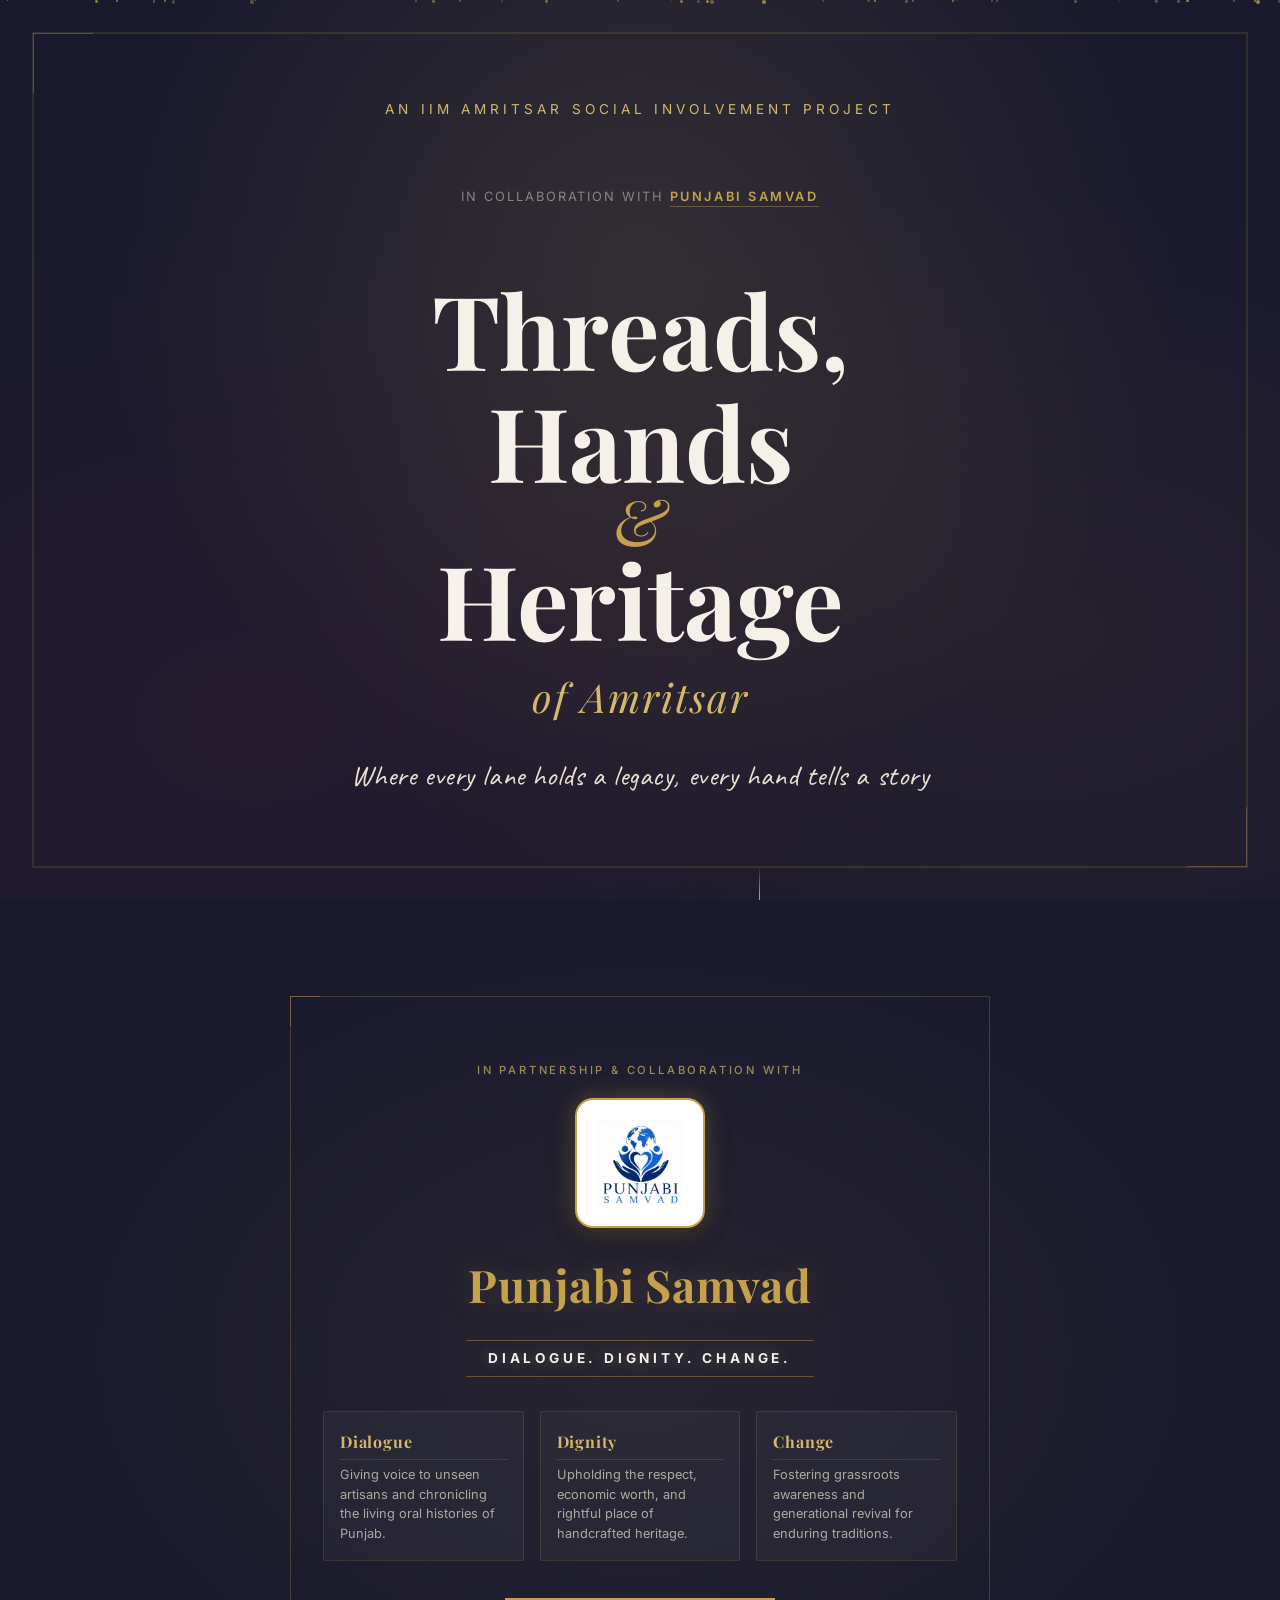
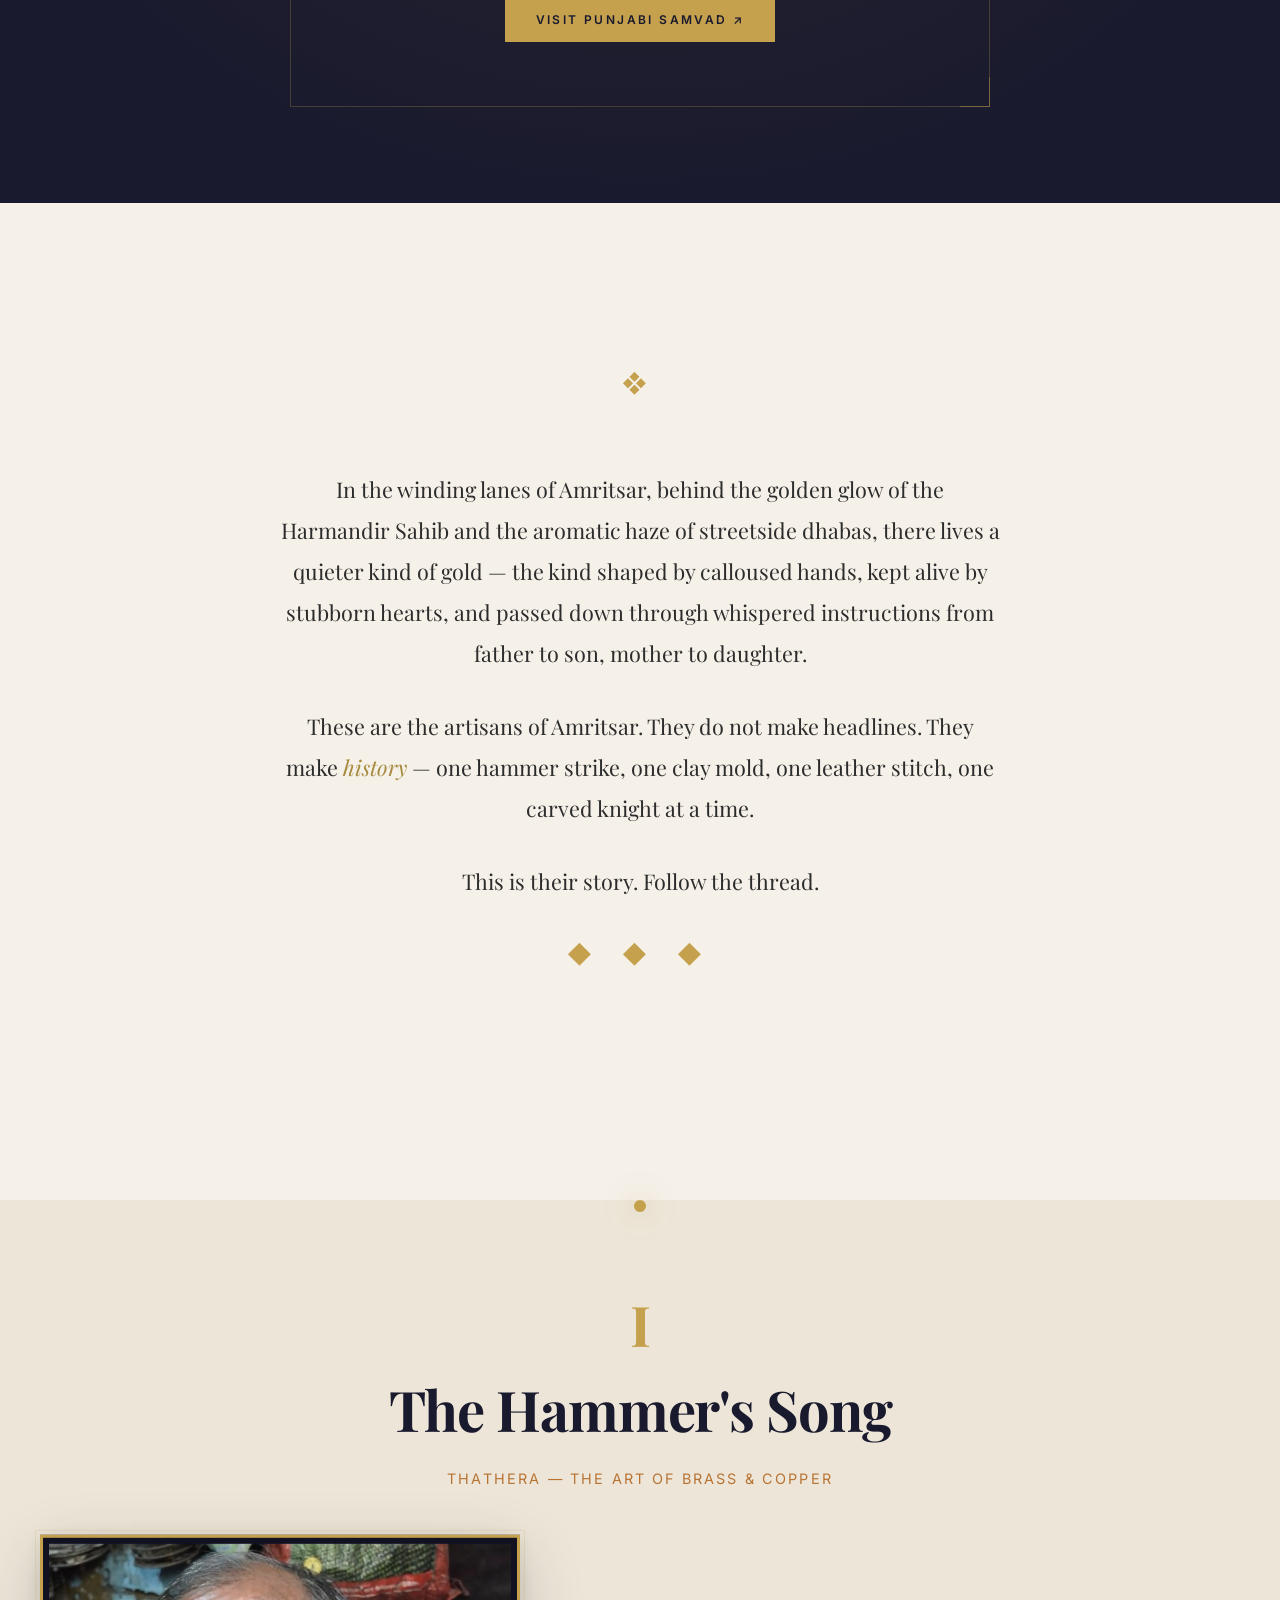
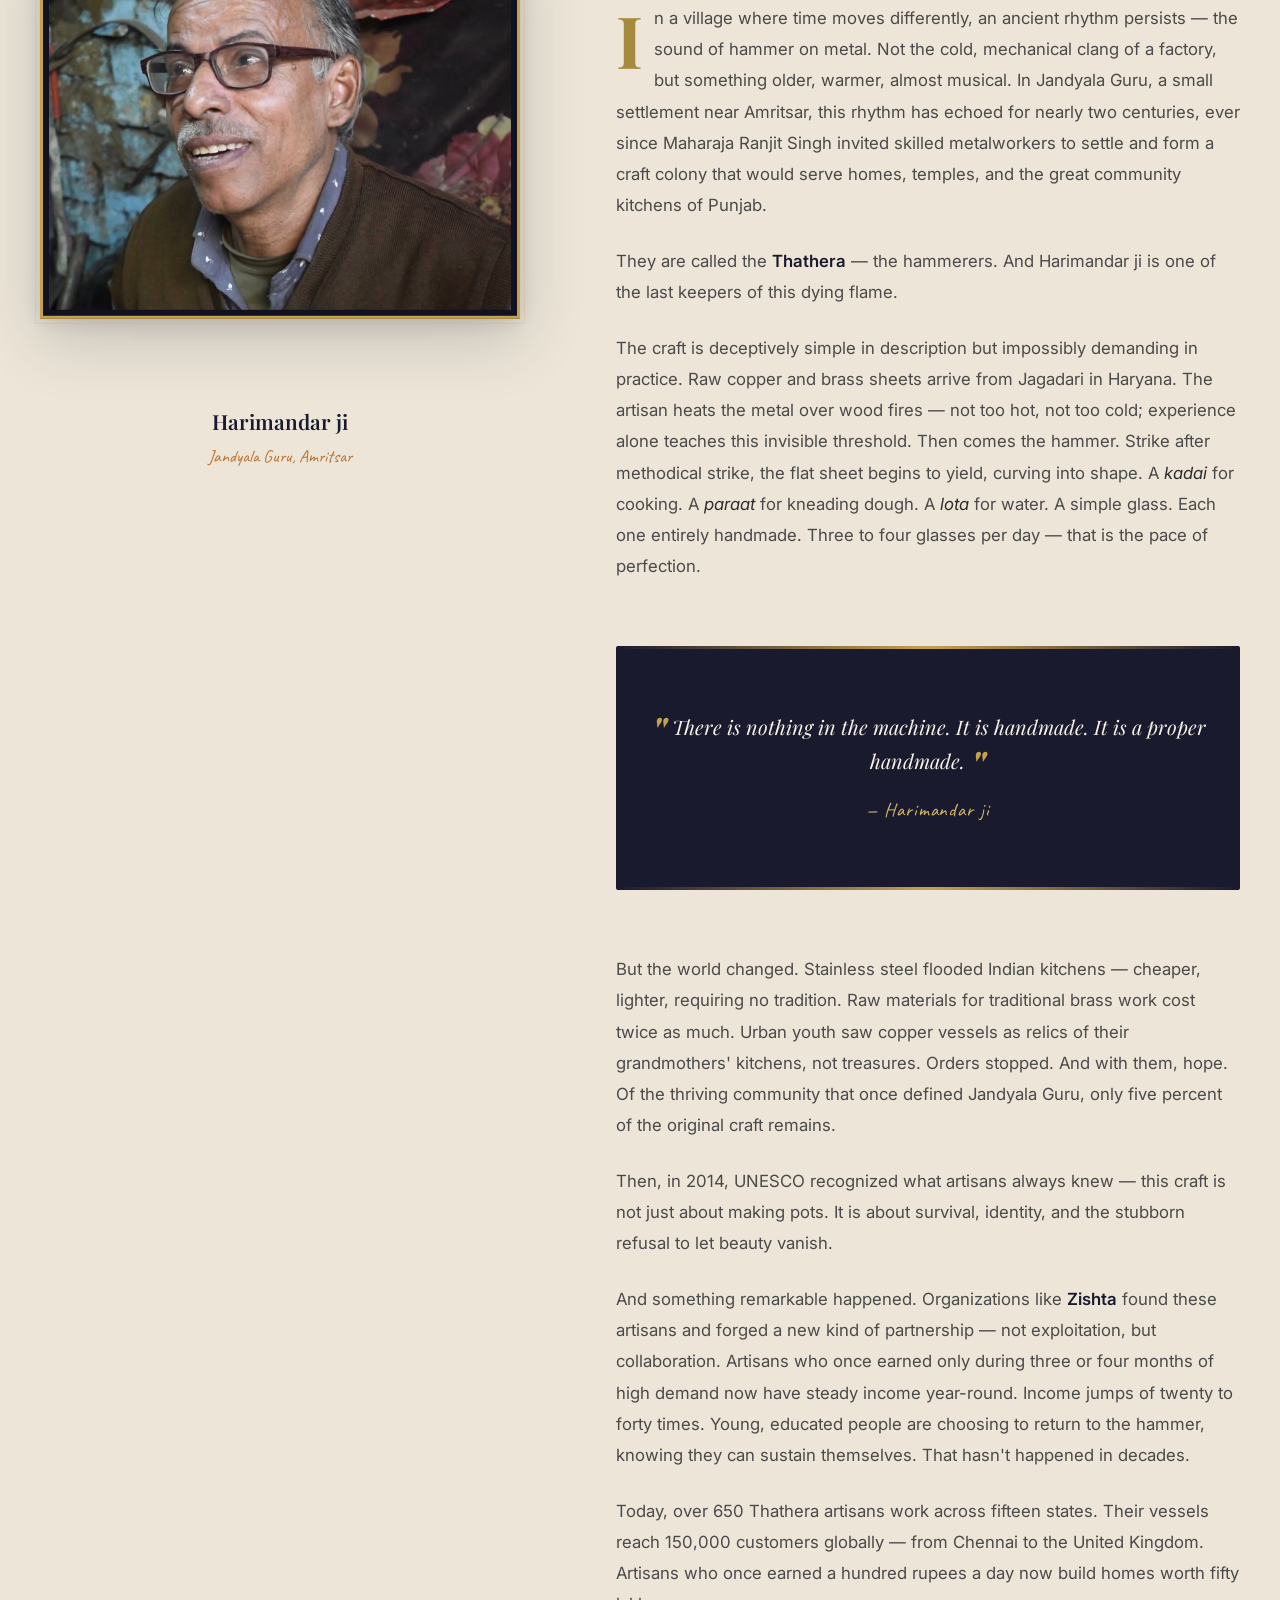
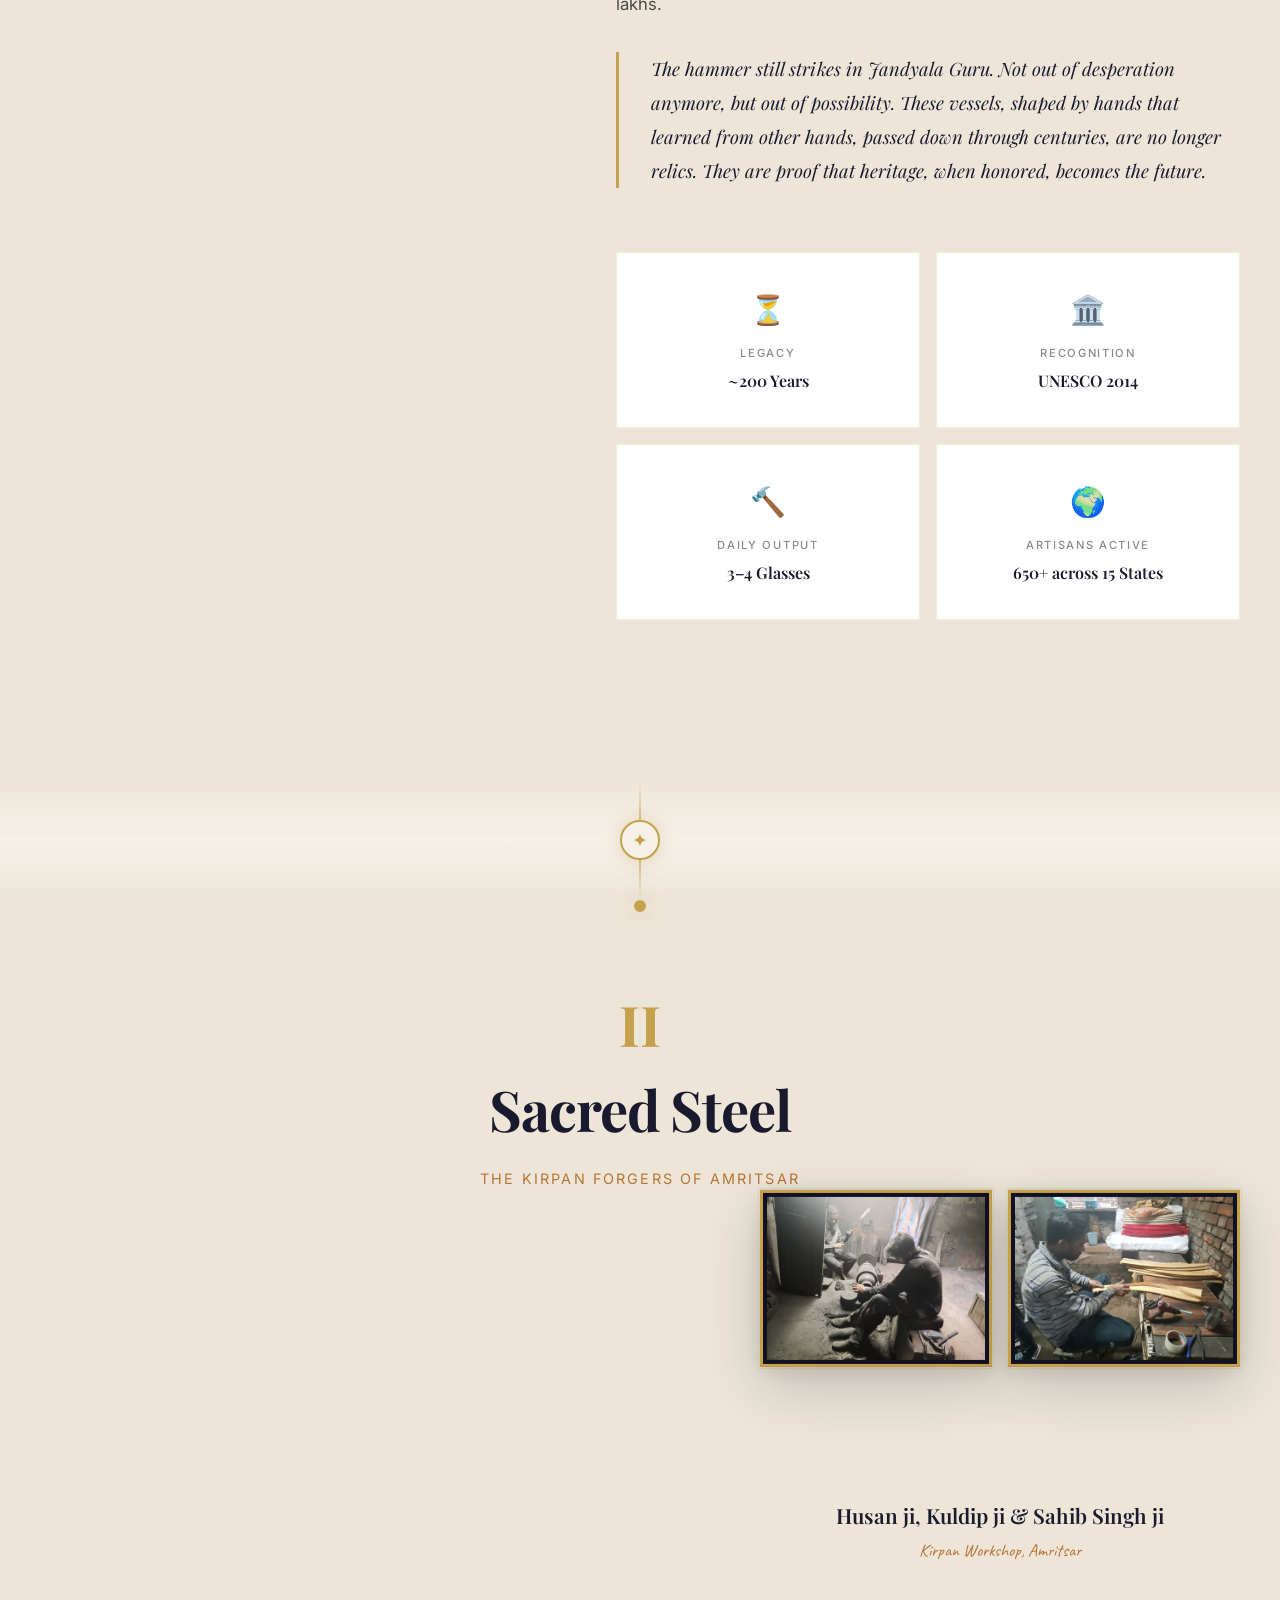
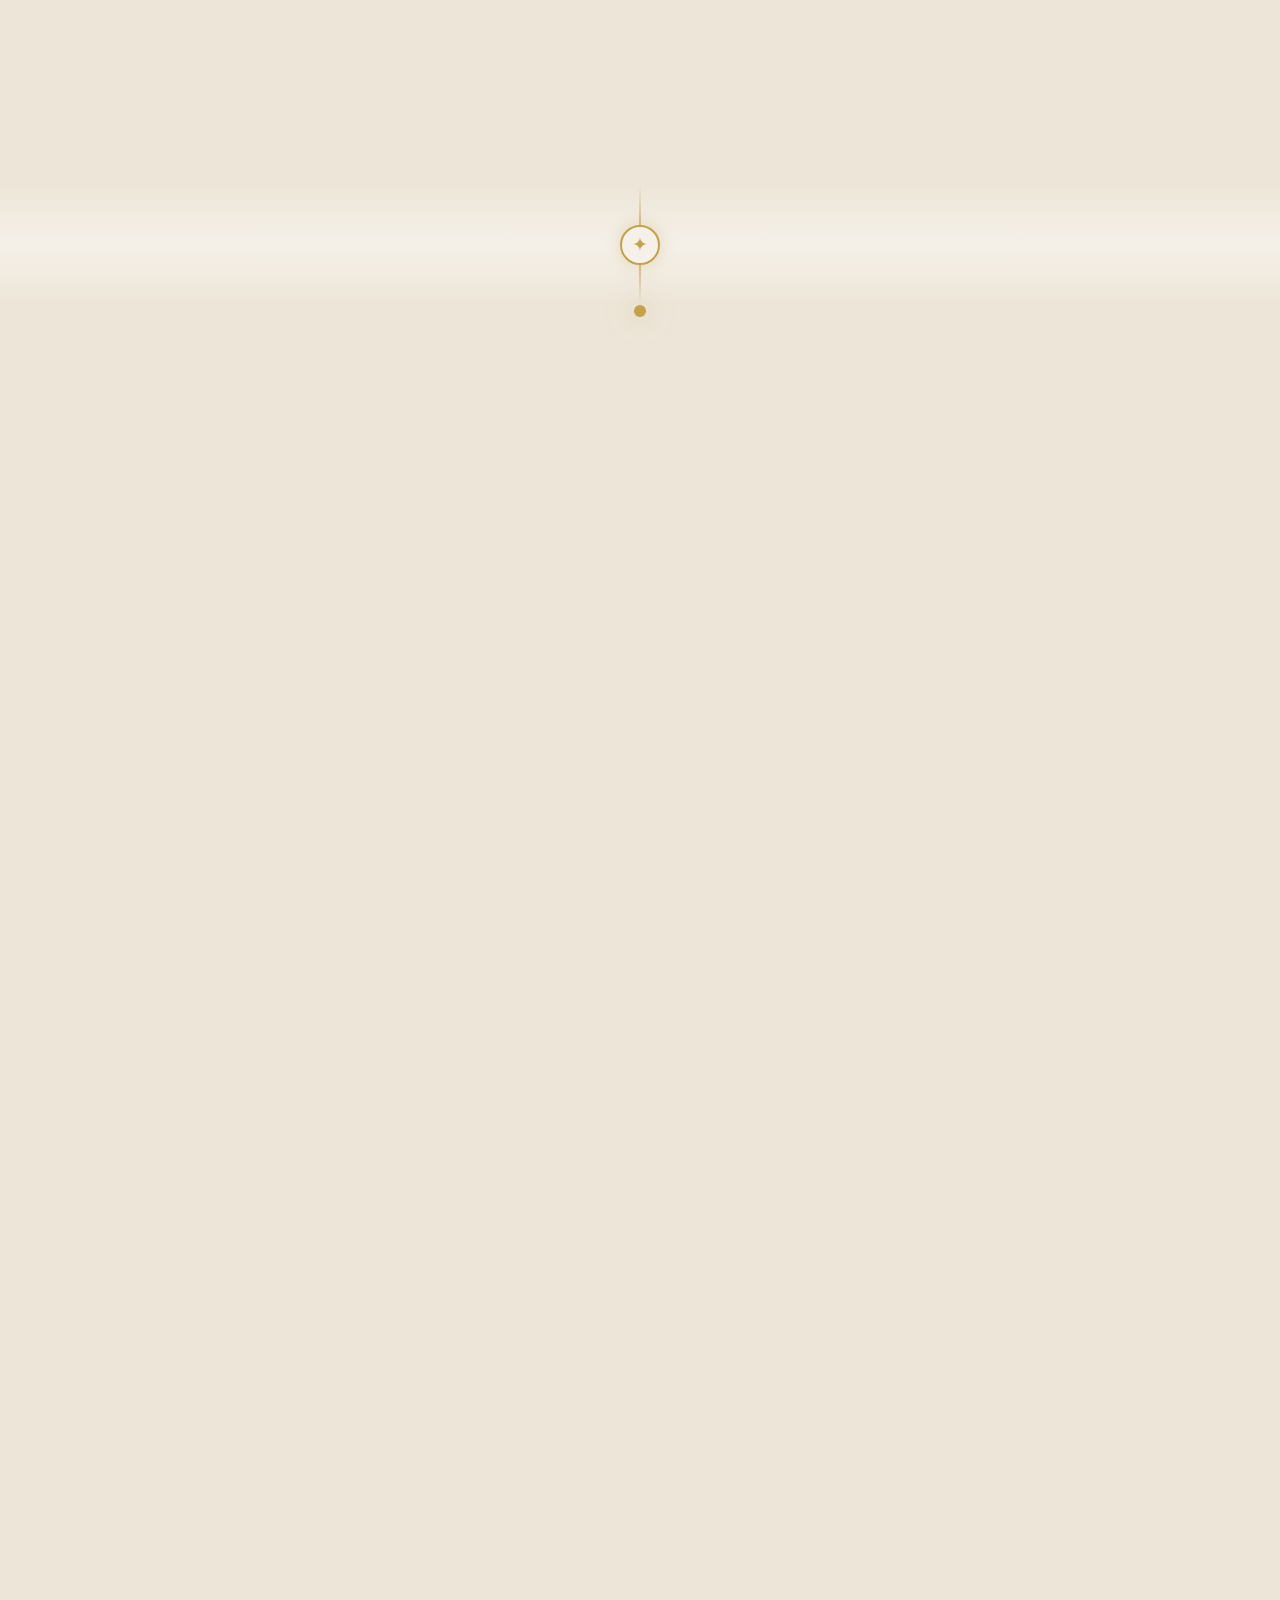
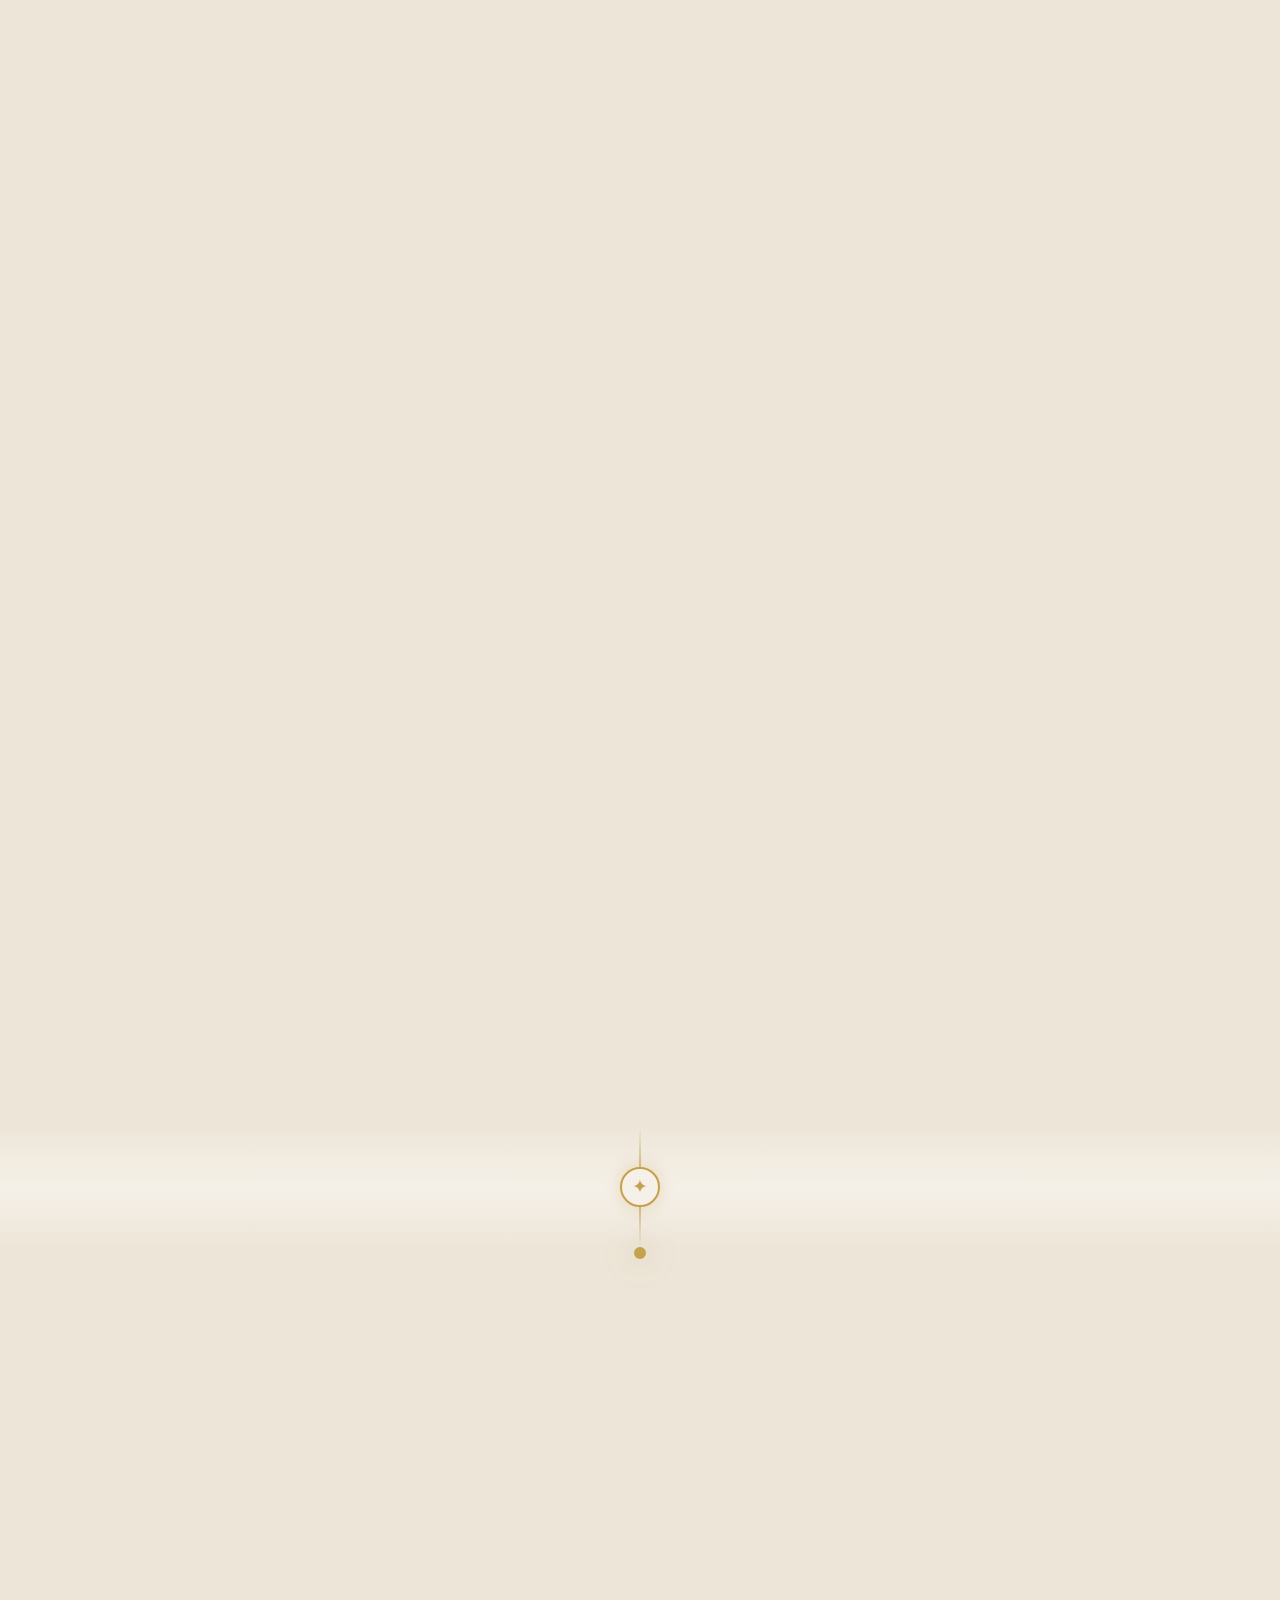
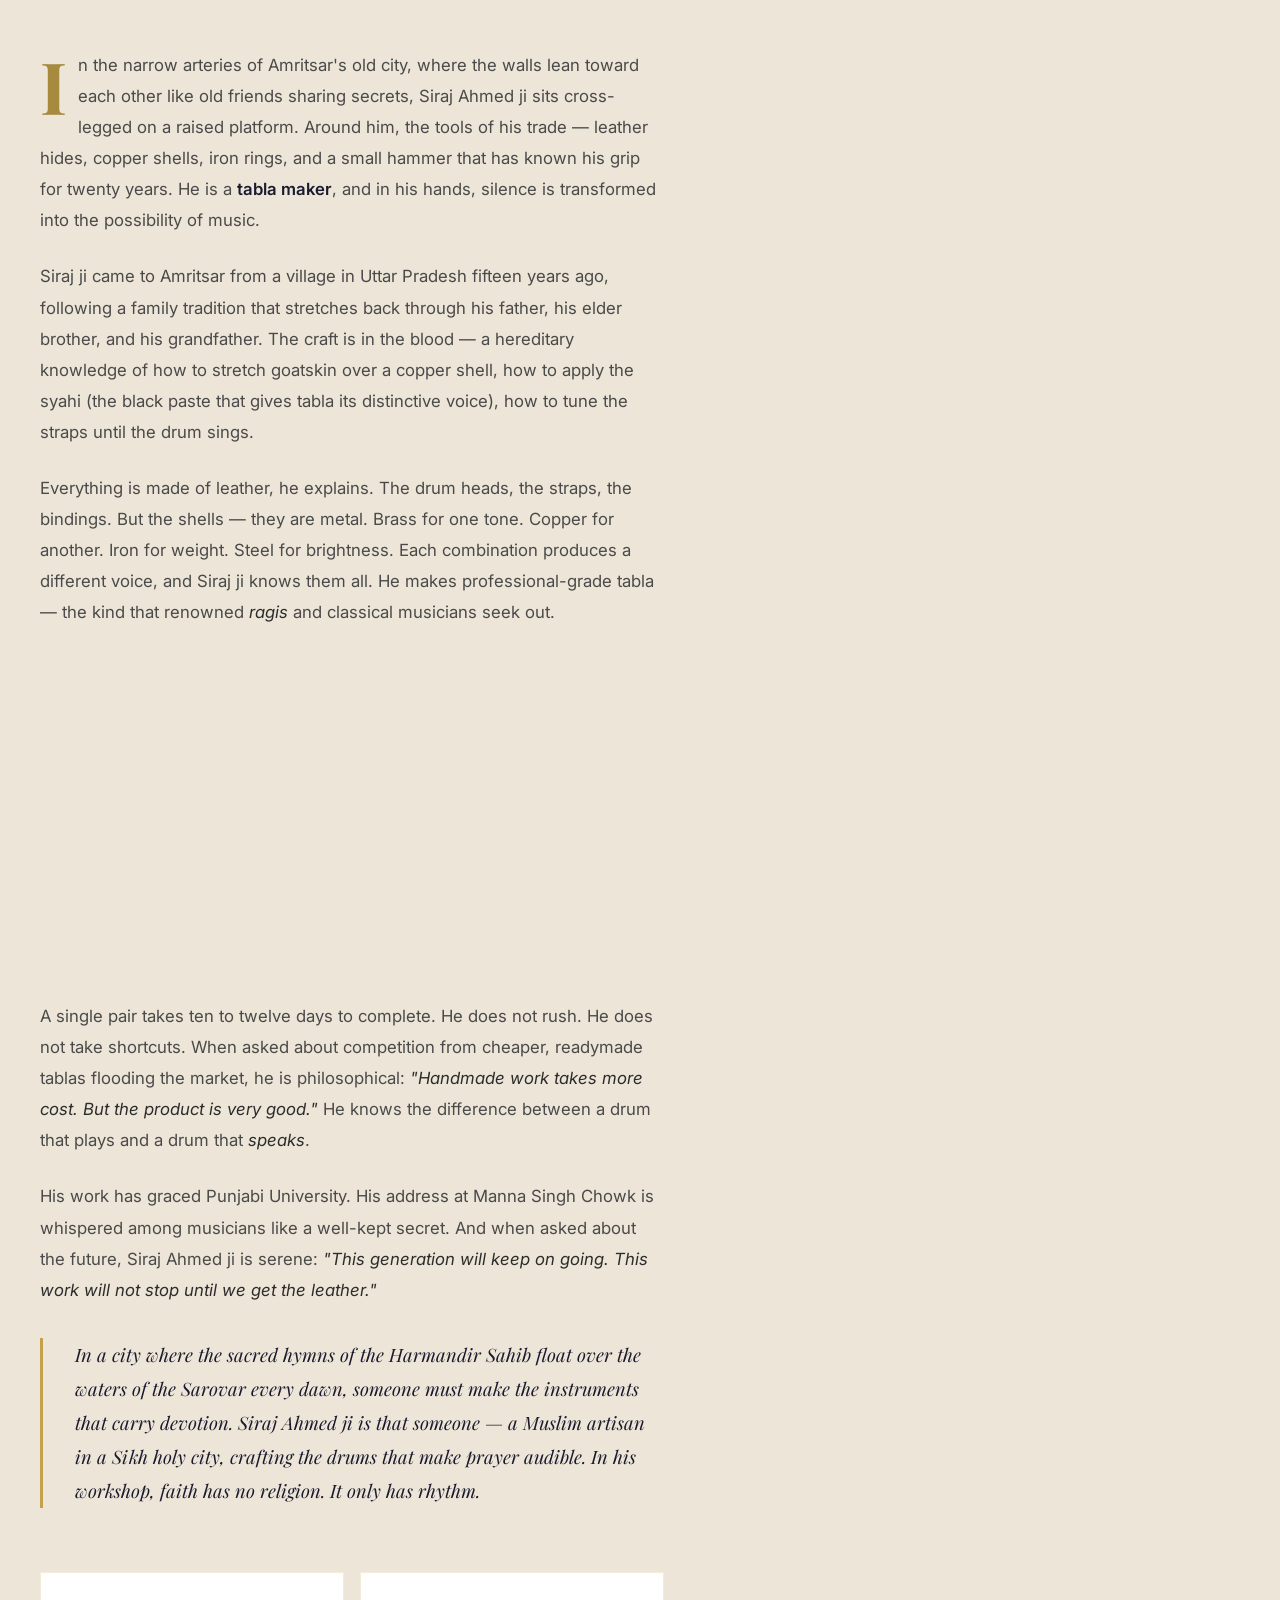
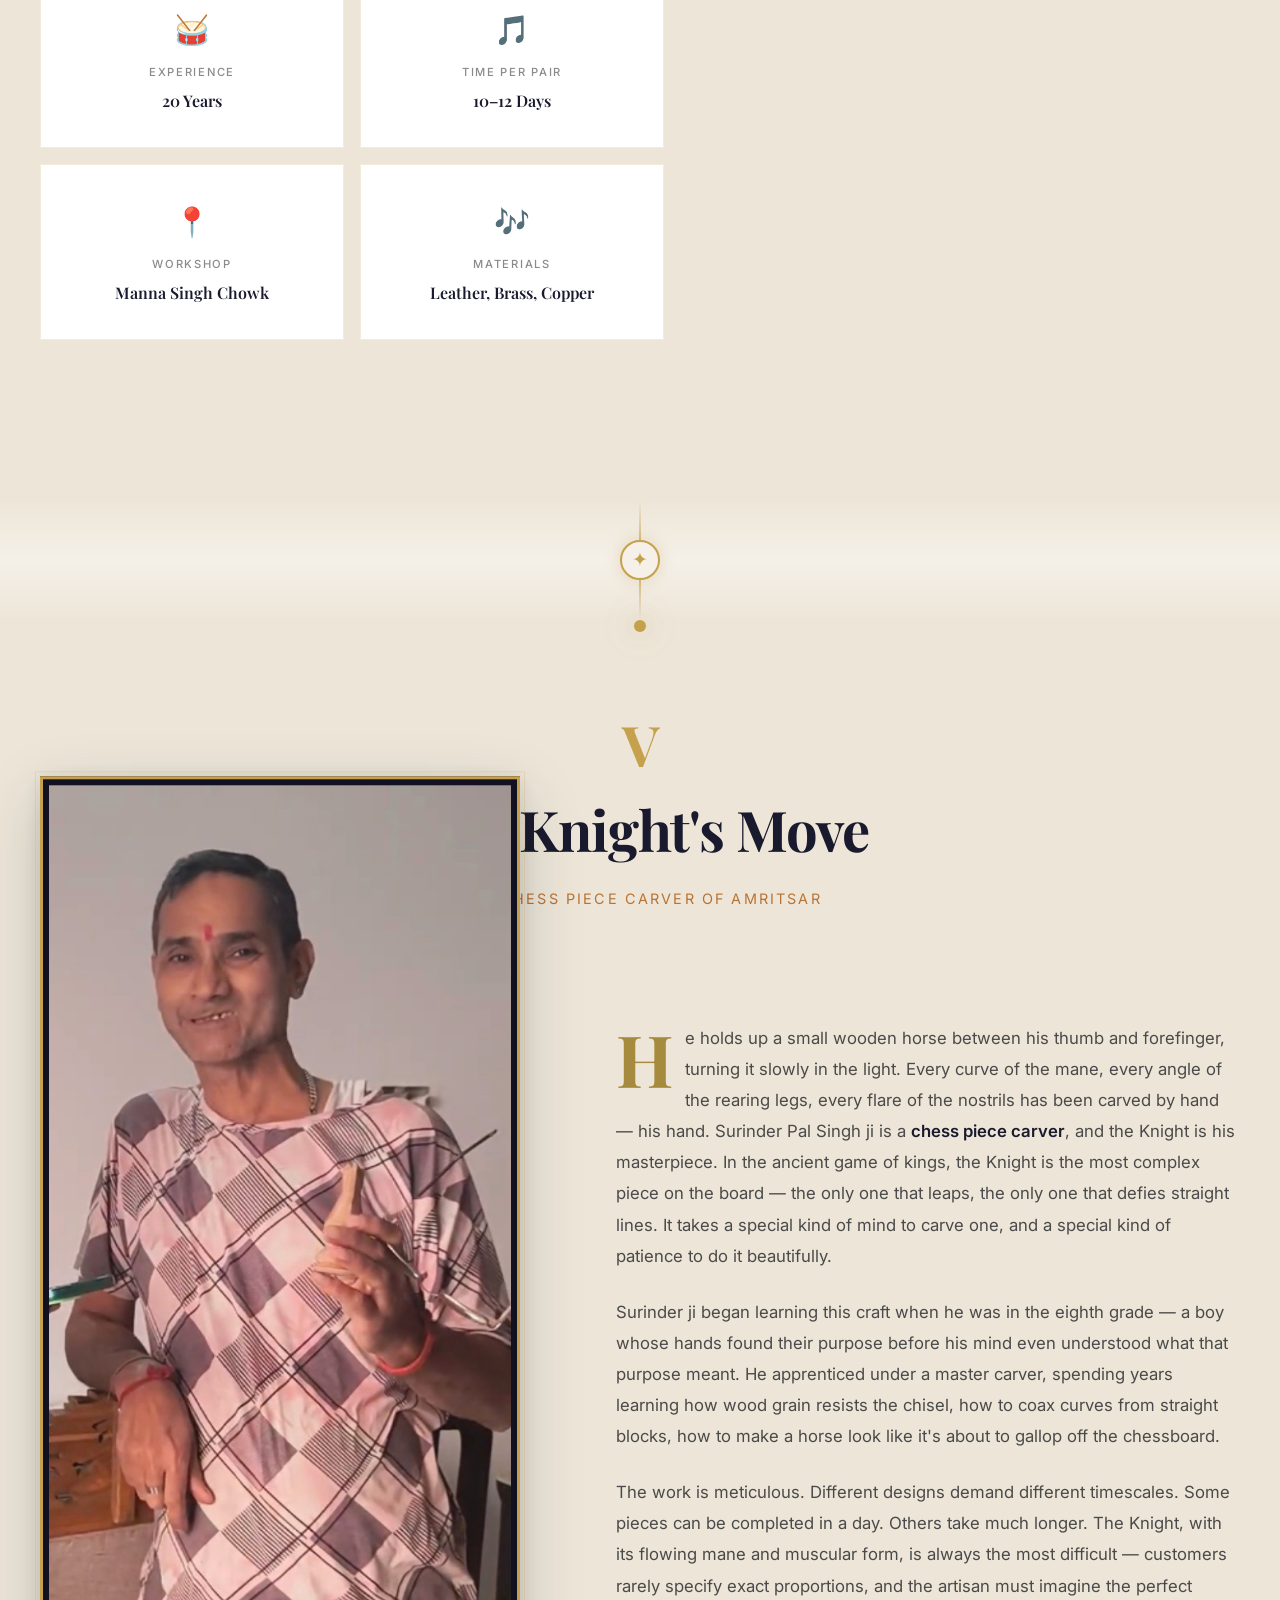
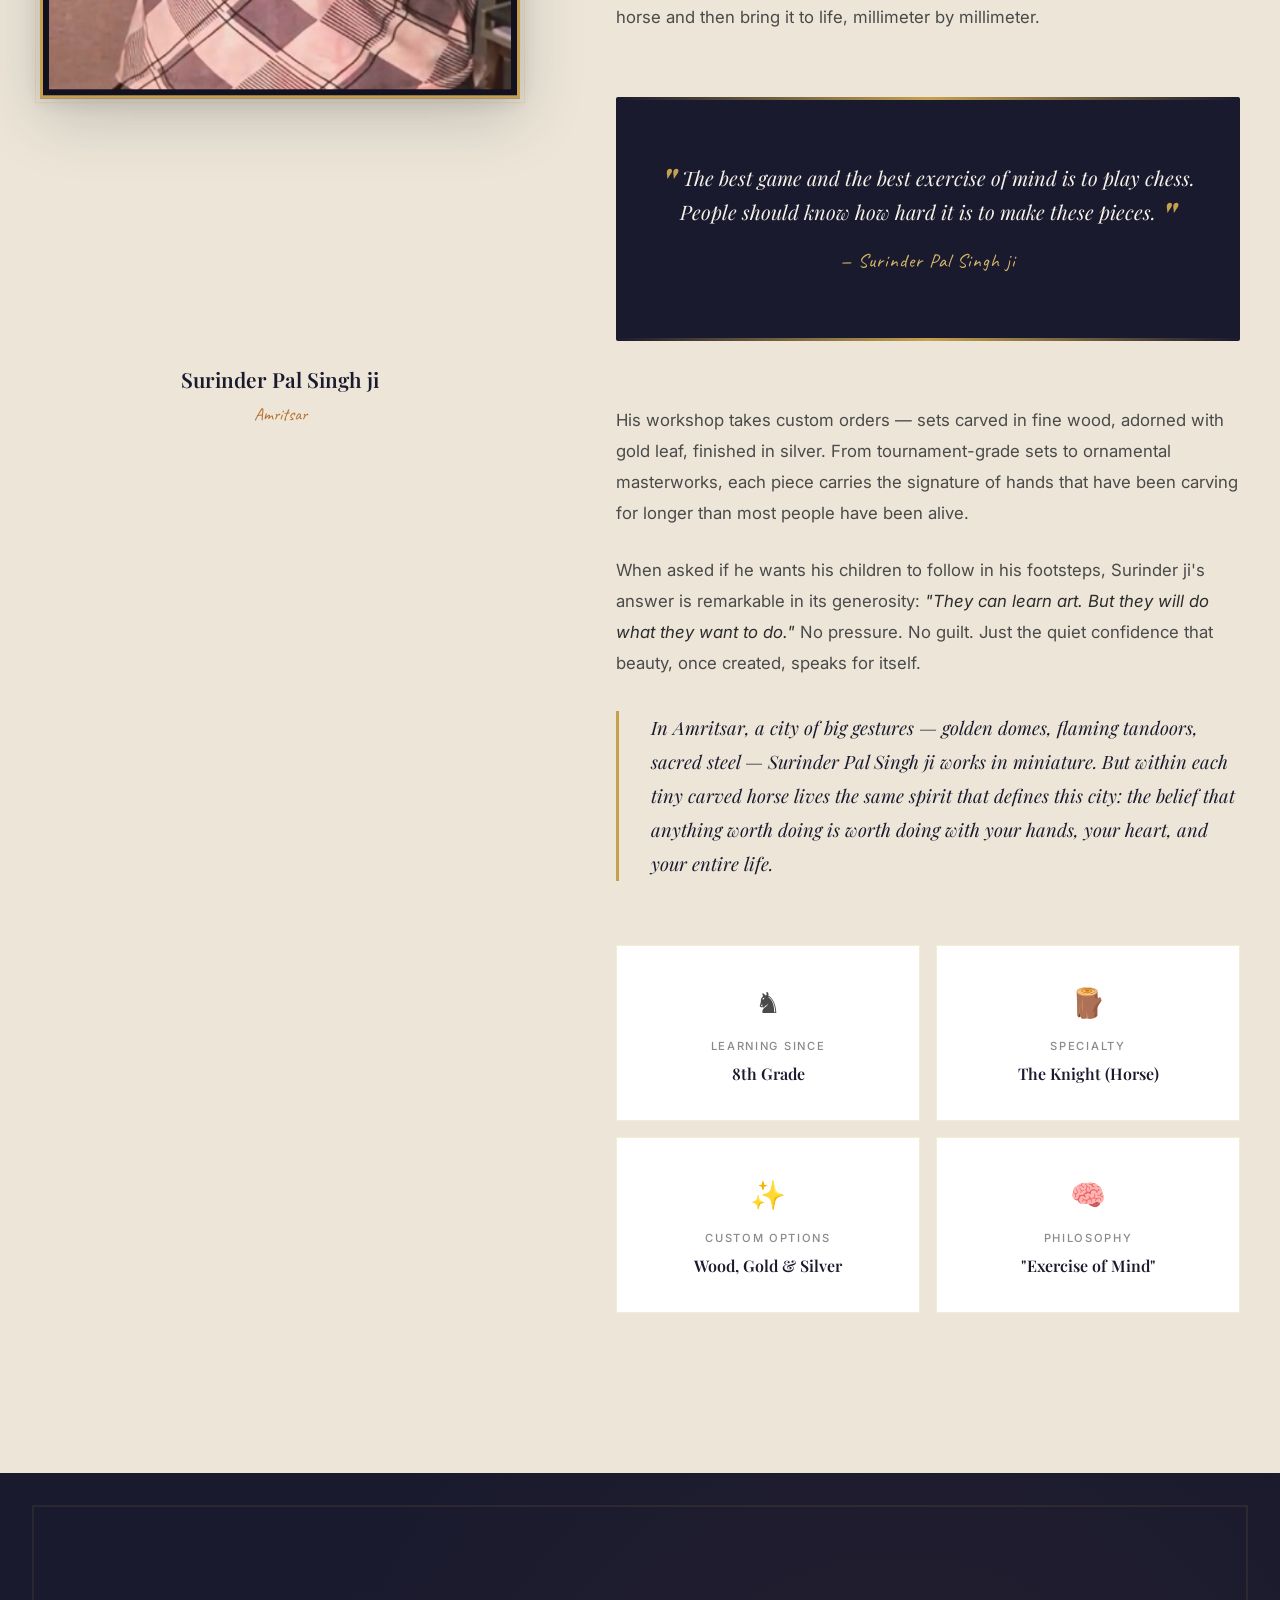
<file: website/index.html>
<!DOCTYPE html>
<html lang="en">
<head>
    <meta charset="UTF-8">
    <meta name="viewport" content="width=device-width, initial-scale=1.0">
    <title>Threads, Hands & Heritage of Amritsar</title>
    <link rel="preconnect" href="https://fonts.googleapis.com">
    <link rel="preconnect" href="https://fonts.gstatic.com" crossorigin>
    <link href="https://fonts.googleapis.com/css2?family=Playfair+Display:ital,wght@0,400;0,600;0,700;0,800;1,400;1,600&family=Inter:wght@300;400;500;600&family=Caveat:wght@400;500;600&display=swap" rel="stylesheet">
    <link rel="stylesheet" href="styles.css">
</head>
<body>

    <!-- ============================================ -->
    <!-- GOLDEN THREAD SVG — Connects All Sections    -->
    <!-- ============================================ -->
    <svg class="golden-thread" id="goldenThread" aria-hidden="true">
        <defs>
            <linearGradient id="threadGradient" x1="0%" y1="0%" x2="0%" y2="100%">
                <stop offset="0%" style="stop-color:#C5A14E;stop-opacity:0" />
                <stop offset="10%" style="stop-color:#C5A14E;stop-opacity:1" />
                <stop offset="90%" style="stop-color:#C5A14E;stop-opacity:1" />
                <stop offset="100%" style="stop-color:#C5A14E;stop-opacity:0" />
            </linearGradient>
            <filter id="threadGlow">
                <feGaussianBlur stdDeviation="2" result="blur"/>
                <feMerge>
                    <feMergeNode in="blur"/>
                    <feMergeNode in="SourceGraphic"/>
                </feMerge>
            </filter>
        </defs>
        <path id="threadPath" fill="none" stroke="url(#threadGradient)" stroke-width="2" filter="url(#threadGlow)" />
    </svg>

    <!-- ============================================ -->
    <!-- HERO SECTION                                  -->
    <!-- ============================================ -->
    <section class="hero" id="hero">
        <div class="hero-particles" id="heroParticles"></div>
        <div class="hero-overlay"></div>
        <div class="hero-content">
            <div class="hero-subtitle-top reveal-up">An IIM Amritsar Social Involvement Project</div>
            <div class="hero-collab reveal-up" style="--delay: 0.05s">
                In collaboration with
                <a href="https://punjabisamvad.com/" target="_blank" rel="noopener" class="collab-link">Punjabi Samvad</a>
            </div>
            <h1 class="hero-title">
                <span class="title-line reveal-up" style="--delay: 0.2s">Threads,</span>
                <span class="title-line reveal-up" style="--delay: 0.4s">Hands</span>
                <span class="title-amp reveal-up" style="--delay: 0.5s">&</span>
                <span class="title-line reveal-up" style="--delay: 0.6s">Heritage</span>
                <span class="title-of reveal-up" style="--delay: 0.8s">of Amritsar</span>
            </h1>
            <div class="hero-tagline reveal-up" style="--delay: 1s">
                Where every lane holds a legacy, every hand tells a story
            </div>
            <div class="scroll-indicator reveal-up" style="--delay: 1.4s">
                <div class="scroll-line"></div>
                <span>Scroll to begin the journey</span>
            </div>
        </div>
    </section>

    <!-- ============================================ -->
    <!-- NGO COLLABORATION BANNER                      -->
    <!-- ============================================ -->
    <section class="collab-banner" id="collabBanner">
        <div class="collab-banner-inner reveal-up">
            <div class="collab-badge">
                <span class="collab-badge-label">In Partnership &amp; Collaboration With</span>
                <a href="https://punjabisamvad.com/" target="_blank" rel="noopener" class="collab-logo-link" title="Visit Punjabi Samvad">
                    <img src="images/punjabi-samvad-logo.webp" alt="Punjabi Samvad Logo" class="collab-logo-img">
                </a>
                <a href="https://punjabisamvad.com/" target="_blank" rel="noopener" class="collab-ngo-name">Punjabi Samvad</a>
                
                <div class="collab-philosophy-wrap">
                    <span class="collab-philosophy">DIALOGUE. DIGNITY. CHANGE.</span>
                </div>

                <div class="collab-pillars">
                    <div class="collab-pillar">
                        <span class="pillar-keyword">Dialogue</span>
                        <p class="pillar-text">Giving voice to unseen artisans and chronicling the living oral histories of Punjab.</p>
                    </div>
                    <div class="collab-pillar">
                        <span class="pillar-keyword">Dignity</span>
                        <p class="pillar-text">Upholding the respect, economic worth, and rightful place of handcrafted heritage.</p>
                    </div>
                    <div class="collab-pillar">
                        <span class="pillar-keyword">Change</span>
                        <p class="pillar-text">Fostering grassroots awareness and generational revival for enduring traditions.</p>
                    </div>
                </div>

                <a href="https://punjabisamvad.com/" target="_blank" rel="noopener" class="collab-visit-btn">Visit Punjabi Samvad ↗</a>
            </div>
        </div>
    </section>

    <!-- ============================================ -->
    <!-- INTRODUCTION                                  -->
    <!-- ============================================ -->
    <section class="intro-section" id="intro">
        <div class="intro-container">
            <div class="intro-ornament">❖</div>
            <p class="intro-text reveal-up">
                In the winding lanes of Amritsar, behind the golden glow of the Harmandir Sahib and the aromatic haze of streetside dhabas, there lives a quieter kind of gold — the kind shaped by calloused hands, kept alive by stubborn hearts, and passed down through whispered instructions from father to son, mother to daughter.
            </p>
            <p class="intro-text reveal-up" style="--delay: 0.2s">
                These are the artisans of Amritsar. They do not make headlines. They make <em>history</em> — one hammer strike, one clay mold, one leather stitch, one carved knight at a time.
            </p>
            <p class="intro-text reveal-up" style="--delay: 0.4s">
                This is their story. Follow the thread.
            </p>
            <div class="intro-ornament reveal-up" style="--delay: 0.6s">◆ ◆ ◆</div>
        </div>
    </section>

    <!-- ============================================ -->
    <!-- ARTISAN 1: HARIMANDAR JI — THE THATHERA      -->
    <!-- ============================================ -->
    <section class="artisan-section" id="harimandar" data-artisan="1">
        <div class="artisan-thread-node"></div>
        
        <div class="artisan-header">
            <div class="artisan-number reveal-up">I</div>
            <h2 class="artisan-craft-title reveal-up">The Hammer's Song</h2>
            <div class="artisan-craft-subtitle reveal-up">Thathera — The Art of Brass & Copper</div>
        </div>

        <div class="artisan-body">
            <div class="artisan-photo-container reveal-left">
                <div class="photo-frame">
                    <img src="images/Harimandar ji.jpeg" alt="Harimandar ji, Thathera artisan of Jandyala Guru" class="artisan-photo" loading="lazy">
                </div>
                <div class="photo-caption">
                    <span class="caption-name">Harimandar ji</span>
                    <span class="caption-location">Jandyala Guru, Amritsar</span>
                </div>
            </div>
            
            <div class="artisan-story reveal-right">
                <div class="story-text">
                    <p class="story-drop-cap">
                        In a village where time moves differently, an ancient rhythm persists — the sound of hammer on metal. Not the cold, mechanical clang of a factory, but something older, warmer, almost musical. In Jandyala Guru, a small settlement near Amritsar, this rhythm has echoed for nearly two centuries, ever since Maharaja Ranjit Singh invited skilled metalworkers to settle and form a craft colony that would serve homes, temples, and the great community kitchens of Punjab.
                    </p>
                    <p>
                        They are called the <strong>Thathera</strong> — the hammerers. And Harimandar ji is one of the last keepers of this dying flame.
                    </p>
                    <p>
                        The craft is deceptively simple in description but impossibly demanding in practice. Raw copper and brass sheets arrive from Jagadari in Haryana. The artisan heats the metal over wood fires — not too hot, not too cold; experience alone teaches this invisible threshold. Then comes the hammer. Strike after methodical strike, the flat sheet begins to yield, curving into shape. A <em>kadai</em> for cooking. A <em>paraat</em> for kneading dough. A <em>lota</em> for water. A simple glass. Each one entirely handmade. Three to four glasses per day — that is the pace of perfection.
                    </p>
                    
                    <blockquote class="artisan-quote">
                        <span class="quote-mark">"</span>
                        There is nothing in the machine. It is handmade. It is a proper handmade.
                        <span class="quote-mark">"</span>
                        <cite>— Harimandar ji</cite>
                    </blockquote>

                    <p>
                        But the world changed. Stainless steel flooded Indian kitchens — cheaper, lighter, requiring no tradition. Raw materials for traditional brass work cost twice as much. Urban youth saw copper vessels as relics of their grandmothers' kitchens, not treasures. Orders stopped. And with them, hope. Of the thriving community that once defined Jandyala Guru, only five percent of the original craft remains.
                    </p>
                    <p>
                        Then, in 2014, UNESCO recognized what artisans always knew — this craft is not just about making pots. It is about survival, identity, and the stubborn refusal to let beauty vanish.
                    </p>
                    <p>
                        And something remarkable happened. Organizations like <strong>Zishta</strong> found these artisans and forged a new kind of partnership — not exploitation, but collaboration. Artisans who once earned only during three or four months of high demand now have steady income year-round. Income jumps of twenty to forty times. Young, educated people are choosing to return to the hammer, knowing they can sustain themselves. That hasn't happened in decades.
                    </p>
                    <p>
                        Today, over 650 Thathera artisans work across fifteen states. Their vessels reach 150,000 customers globally — from Chennai to the United Kingdom. Artisans who once earned a hundred rupees a day now build homes worth fifty lakhs.
                    </p>
                    <p class="story-emphasis">
                        The hammer still strikes in Jandyala Guru. Not out of desperation anymore, but out of possibility. These vessels, shaped by hands that learned from other hands, passed down through centuries, are no longer relics. They are proof that heritage, when honored, becomes the future.
                    </p>
                </div>

                <div class="craft-details">
                    <div class="detail-card">
                        <div class="detail-icon">⏳</div>
                        <div class="detail-label">Legacy</div>
                        <div class="detail-value">~200 Years</div>
                    </div>
                    <div class="detail-card">
                        <div class="detail-icon">🏛️</div>
                        <div class="detail-label">Recognition</div>
                        <div class="detail-value">UNESCO 2014</div>
                    </div>
                    <div class="detail-card">
                        <div class="detail-icon">🔨</div>
                        <div class="detail-label">Daily Output</div>
                        <div class="detail-value">3–4 Glasses</div>
                    </div>
                    <div class="detail-card">
                        <div class="detail-icon">🌍</div>
                        <div class="detail-label">Artisans Active</div>
                        <div class="detail-value">650+ across 15 States</div>
                    </div>
                </div>
            </div>
        </div>
    </section>

    <!-- ============================================ -->
    <!-- THREAD DIVIDER                                -->
    <!-- ============================================ -->
    <div class="thread-divider">
        <div class="thread-ornament">✦</div>
    </div>

    <!-- ============================================ -->
    <!-- ARTISAN 2: KIRPAN MAKERS                      -->
    <!-- ============================================ -->
    <section class="artisan-section artisan-reverse" id="kirpan" data-artisan="2">
        <div class="artisan-thread-node"></div>
        
        <div class="artisan-header">
            <div class="artisan-number reveal-up">II</div>
            <h2 class="artisan-craft-title reveal-up">Sacred Steel</h2>
            <div class="artisan-craft-subtitle reveal-up">The Kirpan Forgers of Amritsar</div>
        </div>

        <div class="artisan-body">
            <div class="artisan-photo-container reveal-right">
                <div class="photo-frame-group">
                    <div class="photo-frame photo-frame-dual">
                        <img src="images/Husan ji and Kuldip ji.jpeg" alt="Husan ji and Kuldip ji forging kirpans in their workshop" class="artisan-photo" loading="lazy">
                    </div>
                    <div class="photo-frame photo-frame-dual">
                        <img src="images/Sahib Singh ji.jpeg" alt="Sahib Singh ji crafting kirpan sheaths" class="artisan-photo" loading="lazy">
                    </div>
                </div>
                <div class="photo-caption">
                    <span class="caption-name">Husan ji, Kuldip ji & Sahib Singh ji</span>
                    <span class="caption-location">Kirpan Workshop, Amritsar</span>
                </div>
            </div>
            
            <div class="artisan-story reveal-left">
                <div class="story-text">
                    <p class="story-drop-cap">
                        In a dimly lit workshop in the heart of Amritsar, sparks shower like tiny constellations as iron meets grinding wheel. The air is thick with the scent of hot metal and machine oil. This is no ordinary forge. This is where faith takes physical form — where raw iron is transformed into the Kirpan, the sacred blade that every baptized Sikh carries as one of the five articles of faith.
                    </p>
                    <p>
                        Husan ji sits at the back of the workshop, hands darkened by seven decades of metalwork. He started around 1950, learning from his brother-in-law, and never stopped. Beside him, a younger pair of hands — <strong>Kuldip ji</strong> — works the grinding wheel with practiced ease. In an adjoining room, <strong>Sahib Singh ji</strong> carefully measures and cuts golden fabric, preparing the ornate sheaths that will house these sacred blades.
                    </p>
                    <p>
                        A single Kirpan passes through eight to ten pairs of hands before it is complete. The iron is cut, then washed of its dark oxide coating, then shaped, then processed — ten to twelve times — each step demanding a different skill. One person cuts. Another grinds. Another polishes. Another fits the handle. Another crafts the sheath. It is an assembly of artistry, where every hand matters and no machine can replicate the soul of the work.
                    </p>
                    
                    <blockquote class="artisan-quote">
                        <span class="quote-mark">"</span>
                        It passes through 8 to 10 hands. It is handcrafted. There is nothing that the machine can give you that these hands cannot.
                        <span class="quote-mark">"</span>
                        <cite>— Husan ji</cite>
                    </blockquote>

                    <p>
                        The range is staggering — from simple Kirpans starting at ₹250 meant for daily wear, to masterworks costing one to two lakh rupees, adorned with gold and silver, destined for weddings, gurudwaras, and temple ceremonies. Containers of their work ship to America and Canada, carrying Amritsar's sacred craft across oceans.
                    </p>
                    <p>
                        But Husan ji's eyes dim when he speaks of the future. <em>"The new generation is getting dark,"</em> he says — meaning they are moving away, choosing other paths. The old craftsmen still walk this road, but fewer footsteps follow. When asked if this is the last generation of hand-forged Kirpans, he pauses, then nods slowly.
                    </p>
                    <p class="story-emphasis">
                        Machinery will come, he concedes. It already has for some. But a machine-made Kirpan and a hand-forged one — they are not the same thing. One is a product. The other carries seventy years of prayer in every stroke.
                    </p>
                </div>

                <div class="craft-details">
                    <div class="detail-card">
                        <div class="detail-icon">⚔️</div>
                        <div class="detail-label">Legacy</div>
                        <div class="detail-value">70+ Years</div>
                    </div>
                    <div class="detail-card">
                        <div class="detail-icon">🤲</div>
                        <div class="detail-label">Hands per Piece</div>
                        <div class="detail-value">8–10 Artisans</div>
                    </div>
                    <div class="detail-card">
                        <div class="detail-icon">🌐</div>
                        <div class="detail-label">Exports</div>
                        <div class="detail-value">USA, Canada & Beyond</div>
                    </div>
                    <div class="detail-card">
                        <div class="detail-icon">💰</div>
                        <div class="detail-label">Price Range</div>
                        <div class="detail-value">₹250 – ₹2,00,000</div>
                    </div>
                </div>
            </div>
        </div>
    </section>

    <!-- ============================================ -->
    <!-- THREAD DIVIDER                                -->
    <!-- ============================================ -->
    <div class="thread-divider">
        <div class="thread-ornament">✦</div>
    </div>

    <!-- ============================================ -->
    <!-- ARTISAN 3: MANGA JI — THE TANDOOR MAKER      -->
    <!-- ============================================ -->
    <section class="artisan-section" id="manga" data-artisan="3">
        <div class="artisan-thread-node"></div>
        
        <div class="artisan-header">
            <div class="artisan-number reveal-up">III</div>
            <h2 class="artisan-craft-title reveal-up">Fire & Clay</h2>
            <div class="artisan-craft-subtitle reveal-up">The Tandoor Maker — A Partition Legacy</div>
        </div>

        <div class="artisan-body">
            <div class="artisan-photo-container reveal-left">
                <div class="photo-frame">
                    <img src="images/Manga ji.jpeg" alt="Manga ji shaping a clay tandoor by the roadside, wearing a red turban" class="artisan-photo" loading="lazy">
                </div>
                <div class="photo-caption">
                    <span class="caption-name">Manga ji</span>
                    <span class="caption-location">Roadside Workshop, Amritsar</span>
                </div>
            </div>
            
            <div class="artisan-story reveal-right">
                <div class="story-text">
                    <p class="story-drop-cap">
                        By the roadside in Amritsar, beneath the canopy of a banyan tree, a man in a crimson turban presses his palms into wet clay. He doesn't use a wheel. He doesn't use a mold. He uses his hands, his memory, and the weight of a story that stretches back across the most painful border in modern history.
                    </p>
                    <p>
                        Manga ji makes <strong>tandoors</strong> — the great clay ovens that are the beating heart of Punjabi cuisine. Every naan, every roti, every tandoori chicken that has ever made a traveler weep with joy was born inside a vessel like the one taking shape beneath his weathered hands.
                    </p>
                    <p>
                        But Manga ji's story begins not in Amritsar, but across the border — in Pakistan. His family brought this craft during the great migration of Partition, carrying nothing but their skills and their survival. His grandmother made tandoors. His mother made tandoors. And now, Manga ji makes tandoors. Three generations of hands shaping fire's home from the earth itself.
                    </p>
                    
                    <blockquote class="artisan-quote">
                        <span class="quote-mark">"</span>
                        My grandmother used to make it, my mother used to make it, and I make it. We have been making tandoors from Pakistan to India.
                        <span class="quote-mark">"</span>
                        <cite>— Manga ji</cite>
                    </blockquote>

                    <p>
                        The process is elemental — almost prehistoric in its simplicity. Clay, water, hands, and fire. He kneads the earth like dough, coiling it upward, smoothing it outward, creating a vessel that must withstand temperatures that would crack steel. Each tandoor is different — some for restaurants, some for homes, some for the cold winter months when families gather around the earthen warmth to cook with coal and wood.
                    </p>
                    <p>
                        He sells his tandoors for as little as three hundred rupees. This is not a craft that makes a man rich. It is a craft that makes a man <em>real</em>. When asked if he has anything to say to the world, Manga ji simply smiles and says he would like people to call and ask his opinion. Not about business. Just to talk. Just to be heard.
                    </p>
                    <p class="story-emphasis">
                        In a city of gold, Manga ji works in clay. But the warmth that rises from his tandoors has fed more souls than any precious metal ever could. He is the fire-keeper, the earth-shaper, the quiet inheritor of a craft that survived the flames of Partition itself.
                    </p>
                </div>

                <div class="craft-details">
                    <div class="detail-card">
                        <div class="detail-icon">🔥</div>
                        <div class="detail-label">Legacy</div>
                        <div class="detail-value">3 Generations</div>
                    </div>
                    <div class="detail-card">
                        <div class="detail-icon">🏠</div>
                        <div class="detail-label">Origin</div>
                        <div class="detail-value">Pre-Partition Pakistan</div>
                    </div>
                    <div class="detail-card">
                        <div class="detail-icon">🏺</div>
                        <div class="detail-label">Material</div>
                        <div class="detail-value">Clay, Water & Fire</div>
                    </div>
                    <div class="detail-card">
                        <div class="detail-icon">❄️</div>
                        <div class="detail-label">Peak Season</div>
                        <div class="detail-value">Winter Months</div>
                    </div>
                </div>
            </div>
        </div>
    </section>

    <!-- ============================================ -->
    <!-- THREAD DIVIDER                                -->
    <!-- ============================================ -->
    <div class="thread-divider">
        <div class="thread-ornament">✦</div>
    </div>

    <!-- ============================================ -->
    <!-- ARTISAN 4: SIRAJ AHMED JI — TABLA MAKER       -->
    <!-- ============================================ -->
    <section class="artisan-section artisan-reverse" id="siraj" data-artisan="4">
        <div class="artisan-thread-node"></div>
        
        <div class="artisan-header">
            <div class="artisan-number reveal-up">IV</div>
            <h2 class="artisan-craft-title reveal-up">Rhythm in Leather</h2>
            <div class="artisan-craft-subtitle reveal-up">The Tabla Maker of Manna Singh Chowk</div>
        </div>

        <div class="artisan-body">
            <div class="artisan-photo-container reveal-right">
                <div class="photo-frame">
                    <img src="images/Siraj Ahmed ji.jpeg" alt="Siraj Ahmed ji, tabla maker, sitting in the old lanes of Amritsar" class="artisan-photo" loading="lazy">
                </div>
                <div class="photo-caption">
                    <span class="caption-name">Siraj Ahmed ji</span>
                    <span class="caption-location">Manna Singh Chowk, Amritsar</span>
                </div>
            </div>
            
            <div class="artisan-story reveal-left">
                <div class="story-text">
                    <p class="story-drop-cap">
                        In the narrow arteries of Amritsar's old city, where the walls lean toward each other like old friends sharing secrets, Siraj Ahmed ji sits cross-legged on a raised platform. Around him, the tools of his trade — leather hides, copper shells, iron rings, and a small hammer that has known his grip for twenty years. He is a <strong>tabla maker</strong>, and in his hands, silence is transformed into the possibility of music.
                    </p>
                    <p>
                        Siraj ji came to Amritsar from a village in Uttar Pradesh fifteen years ago, following a family tradition that stretches back through his father, his elder brother, and his grandfather. The craft is in the blood — a hereditary knowledge of how to stretch goatskin over a copper shell, how to apply the syahi (the black paste that gives tabla its distinctive voice), how to tune the straps until the drum sings.
                    </p>
                    <p>
                        Everything is made of leather, he explains. The drum heads, the straps, the bindings. But the shells — they are metal. Brass for one tone. Copper for another. Iron for weight. Steel for brightness. Each combination produces a different voice, and Siraj ji knows them all. He makes professional-grade tabla — the kind that renowned <em>ragis</em> and classical musicians seek out.
                    </p>
                    
                    <blockquote class="artisan-quote">
                        <span class="quote-mark">"</span>
                        I work as an artist. I don't make it so quickly. There is a difference between making a tabla and <em>making</em> a tabla.
                        <span class="quote-mark">"</span>
                        <cite>— Siraj Ahmed ji</cite>
                    </blockquote>

                    <p>
                        A single pair takes ten to twelve days to complete. He does not rush. He does not take shortcuts. When asked about competition from cheaper, readymade tablas flooding the market, he is philosophical: <em>"Handmade work takes more cost. But the product is very good."</em> He knows the difference between a drum that plays and a drum that <em>speaks</em>.
                    </p>
                    <p>
                        His work has graced Punjabi University. His address at Manna Singh Chowk is whispered among musicians like a well-kept secret. And when asked about the future, Siraj Ahmed ji is serene: <em>"This generation will keep on going. This work will not stop until we get the leather."</em>
                    </p>
                    <p class="story-emphasis">
                        In a city where the sacred hymns of the Harmandir Sahib float over the waters of the Sarovar every dawn, someone must make the instruments that carry devotion. Siraj Ahmed ji is that someone — a Muslim artisan in a Sikh holy city, crafting the drums that make prayer audible. In his workshop, faith has no religion. It only has rhythm.
                    </p>
                </div>

                <div class="craft-details">
                    <div class="detail-card">
                        <div class="detail-icon">🥁</div>
                        <div class="detail-label">Experience</div>
                        <div class="detail-value">20 Years</div>
                    </div>
                    <div class="detail-card">
                        <div class="detail-icon">🎵</div>
                        <div class="detail-label">Time per Pair</div>
                        <div class="detail-value">10–12 Days</div>
                    </div>
                    <div class="detail-card">
                        <div class="detail-icon">📍</div>
                        <div class="detail-label">Workshop</div>
                        <div class="detail-value">Manna Singh Chowk</div>
                    </div>
                    <div class="detail-card">
                        <div class="detail-icon">🎶</div>
                        <div class="detail-label">Materials</div>
                        <div class="detail-value">Leather, Brass, Copper</div>
                    </div>
                </div>
            </div>
        </div>
    </section>

    <!-- ============================================ -->
    <!-- THREAD DIVIDER                                -->
    <!-- ============================================ -->
    <div class="thread-divider">
        <div class="thread-ornament">✦</div>
    </div>

    <!-- ============================================ -->
    <!-- ARTISAN 5: SURINDER PAL SINGH JI — CHESS      -->
    <!-- ============================================ -->
    <section class="artisan-section" id="surinder" data-artisan="5">
        <div class="artisan-thread-node"></div>
        
        <div class="artisan-header">
            <div class="artisan-number reveal-up">V</div>
            <h2 class="artisan-craft-title reveal-up">The Knight's Move</h2>
            <div class="artisan-craft-subtitle reveal-up">The Chess Piece Carver of Amritsar</div>
        </div>

        <div class="artisan-body">
            <div class="artisan-photo-container reveal-left">
                <div class="photo-frame">
                    <img src="images/Surinder Pal Singh ji.jpeg" alt="Surinder Pal Singh ji smiling and holding a hand-carved chess piece" class="artisan-photo" loading="lazy">
                </div>
                <div class="photo-caption">
                    <span class="caption-name">Surinder Pal Singh ji</span>
                    <span class="caption-location">Amritsar</span>
                </div>
            </div>
            
            <div class="artisan-story reveal-right">
                <div class="story-text">
                    <p class="story-drop-cap">
                        He holds up a small wooden horse between his thumb and forefinger, turning it slowly in the light. Every curve of the mane, every angle of the rearing legs, every flare of the nostrils has been carved by hand — his hand. Surinder Pal Singh ji is a <strong>chess piece carver</strong>, and the Knight is his masterpiece. In the ancient game of kings, the Knight is the most complex piece on the board — the only one that leaps, the only one that defies straight lines. It takes a special kind of mind to carve one, and a special kind of patience to do it beautifully.
                    </p>
                    <p>
                        Surinder ji began learning this craft when he was in the eighth grade — a boy whose hands found their purpose before his mind even understood what that purpose meant. He apprenticed under a master carver, spending years learning how wood grain resists the chisel, how to coax curves from straight blocks, how to make a horse look like it's about to gallop off the chessboard.
                    </p>
                    <p>
                        The work is meticulous. Different designs demand different timescales. Some pieces can be completed in a day. Others take much longer. The Knight, with its flowing mane and muscular form, is always the most difficult — customers rarely specify exact proportions, and the artisan must imagine the perfect horse and then bring it to life, millimeter by millimeter.
                    </p>
                    
                    <blockquote class="artisan-quote">
                        <span class="quote-mark">"</span>
                        The best game and the best exercise of mind is to play chess. People should know how hard it is to make these pieces.
                        <span class="quote-mark">"</span>
                        <cite>— Surinder Pal Singh ji</cite>
                    </blockquote>

                    <p>
                        His workshop takes custom orders — sets carved in fine wood, adorned with gold leaf, finished in silver. From tournament-grade sets to ornamental masterworks, each piece carries the signature of hands that have been carving for longer than most people have been alive.
                    </p>
                    <p>
                        When asked if he wants his children to follow in his footsteps, Surinder ji's answer is remarkable in its generosity: <em>"They can learn art. But they will do what they want to do."</em> No pressure. No guilt. Just the quiet confidence that beauty, once created, speaks for itself.
                    </p>
                    <p class="story-emphasis">
                        In Amritsar, a city of big gestures — golden domes, flaming tandoors, sacred steel — Surinder Pal Singh ji works in miniature. But within each tiny carved horse lives the same spirit that defines this city: the belief that anything worth doing is worth doing with your hands, your heart, and your entire life.
                    </p>
                </div>

                <div class="craft-details">
                    <div class="detail-card">
                        <div class="detail-icon">♞</div>
                        <div class="detail-label">Learning Since</div>
                        <div class="detail-value">8th Grade</div>
                    </div>
                    <div class="detail-card">
                        <div class="detail-icon">🪵</div>
                        <div class="detail-label">Specialty</div>
                        <div class="detail-value">The Knight (Horse)</div>
                    </div>
                    <div class="detail-card">
                        <div class="detail-icon">✨</div>
                        <div class="detail-label">Custom Options</div>
                        <div class="detail-value">Wood, Gold & Silver</div>
                    </div>
                    <div class="detail-card">
                        <div class="detail-icon">🧠</div>
                        <div class="detail-label">Philosophy</div>
                        <div class="detail-value">"Exercise of Mind"</div>
                    </div>
                </div>
            </div>
        </div>
    </section>

    <!-- ============================================ -->
    <!-- EPILOGUE                                      -->
    <!-- ============================================ -->
    <section class="epilogue" id="epilogue">
        <div class="epilogue-overlay"></div>
        <div class="epilogue-content">
            <div class="epilogue-ornament reveal-up">❖</div>
            <h2 class="epilogue-title reveal-up">The Thread That Binds</h2>
            <div class="epilogue-text">
                <p class="reveal-up">
                    Five crafts. Six artisans. One city.
                </p>
                <p class="reveal-up" style="--delay: 0.15s">
                    From the resonant clang of Harimandar ji's brass hammer in Jandyala Guru to the spark-lit forge where Husan ji shapes sacred Kirpans. From Manga ji's hands pressing earth into fire's vessel by the roadside, to the quiet workshop where Siraj Ahmed ji stretches leather across copper so that prayer may have rhythm. From the delicate chisel of Surinder Pal Singh ji, carving knights that leap across sixty-four squares of imagination.
                </p>
                <p class="reveal-up" style="--delay: 0.3s">
                    These artisans do not know each other. They have never met. They work in different lanes, with different materials, for different purposes. But they are connected — by the thread of craftsmanship, by the golden thread of Amritsar itself. A thread that runs through every temple, every lane, every workshop, every pair of hands that has chosen tradition in a world racing toward forgetting.
                </p>
                <p class="epilogue-final reveal-up" style="--delay: 0.45s">
                    Their hands have held the heritage of this city. <br>Now, their stories are in yours.
                </p>
            </div>
            <div class="epilogue-ornament reveal-up" style="--delay: 0.6s">◆ ◆ ◆</div>
        </div>
    </section>

    <!-- ============================================ -->
    <!-- CREDITS / FOOTER                              -->
    <!-- ============================================ -->
    <footer class="site-footer" id="footer">
        <div class="footer-content">
            <div class="footer-project">
                <div class="footer-logo">🧵</div>
                <h3>Threads, Hands & Heritage of Amritsar</h3>
                <p class="footer-subtitle">Social Involvement Project — Batch 2025-27</p>
            </div>

            <!-- NGO Partner Section -->
            <div class="footer-ngo-partner">
                <div class="footer-ngo-badge">
                    <span class="ngo-partner-label">In Collaboration With</span>
                    <a href="https://punjabisamvad.com/" target="_blank" rel="noopener" class="footer-logo-link" title="Visit Punjabi Samvad">
                        <img src="images/punjabi-samvad-logo.webp" alt="Punjabi Samvad Logo" class="footer-ngo-logo">
                    </a>
                    <a href="https://punjabisamvad.com/" target="_blank" rel="noopener" class="ngo-partner-name">Punjabi Samvad</a>
                    <span class="ngo-philosophy">DIALOGUE. DIGNITY. CHANGE.</span>
                    <p class="ngo-partner-desc">A non-governmental organization dedicated to preserving and promoting the rich cultural, linguistic, and artistic heritage of Punjab through community engagement, documentation, and grassroots action.</p>
                    <a href="https://punjabisamvad.com/" target="_blank" rel="noopener" class="ngo-partner-link">punjabisamvad.com ↗</a>
                </div>
            </div>
            
            <div class="footer-info">
                <div class="footer-block">
                    <h4>About This Project</h4>
                    <p>This website was created as part of the Social Involvement Project (SIP) at IIM Amritsar, in collaboration with <a href="https://punjabisamvad.com/" target="_blank" rel="noopener" style="color: var(--gold-light); text-decoration: underline;">Punjabi Samvad</a>. Through interviews and storytelling, we document the lives of artisans whose heritage crafts define the cultural identity of Amritsar.</p>
                </div>
                <div class="footer-block">
                    <h4>Indian Institute of Management Amritsar</h4>
                    <p>An institute of national importance committed to participating in the development of society at the local level.</p>
                    <p class="footer-course">Course: Social Involvement Project (SIP)<br>Academic Year: 2026-27</p>
                </div>
            </div>

            <!-- Team Members -->
            <div class="footer-team">
                <h4>Group G01 — The Team Behind This Project</h4>
                <div class="team-grid">
                    <div class="team-member">
                        <span class="member-name">Harsh Visaveliya</span>
                    </div>
                    <div class="team-member">
                        <span class="member-name">Manan Kaulic</span>
                    </div>
                    <div class="team-member">
                        <span class="member-name">Anamika N</span>
                    </div>
                    <div class="team-member">
                        <span class="member-name">Dharmik Vaghasiya</span>
                    </div>
                    <div class="team-member">
                        <span class="member-name">Nanda S Nair</span>
                    </div>
                    <div class="team-member">
                        <span class="member-name">Keerthana K</span>
                    </div>
                </div>
            </div>

            <div class="footer-bottom">
                <p>Made with reverence for the artisans of Amritsar</p>
                <p class="footer-copy">© 2026 Group G01 — IIM Amritsar × <a href="https://punjabisamvad.com/" target="_blank" rel="noopener" style="color: var(--gold-dark);">Punjabi Samvad</a> | All artisan stories shared with consent</p>
            </div>
        </div>
    </footer>

    <script src="script.js"></script>
</body>
</html>
</file>
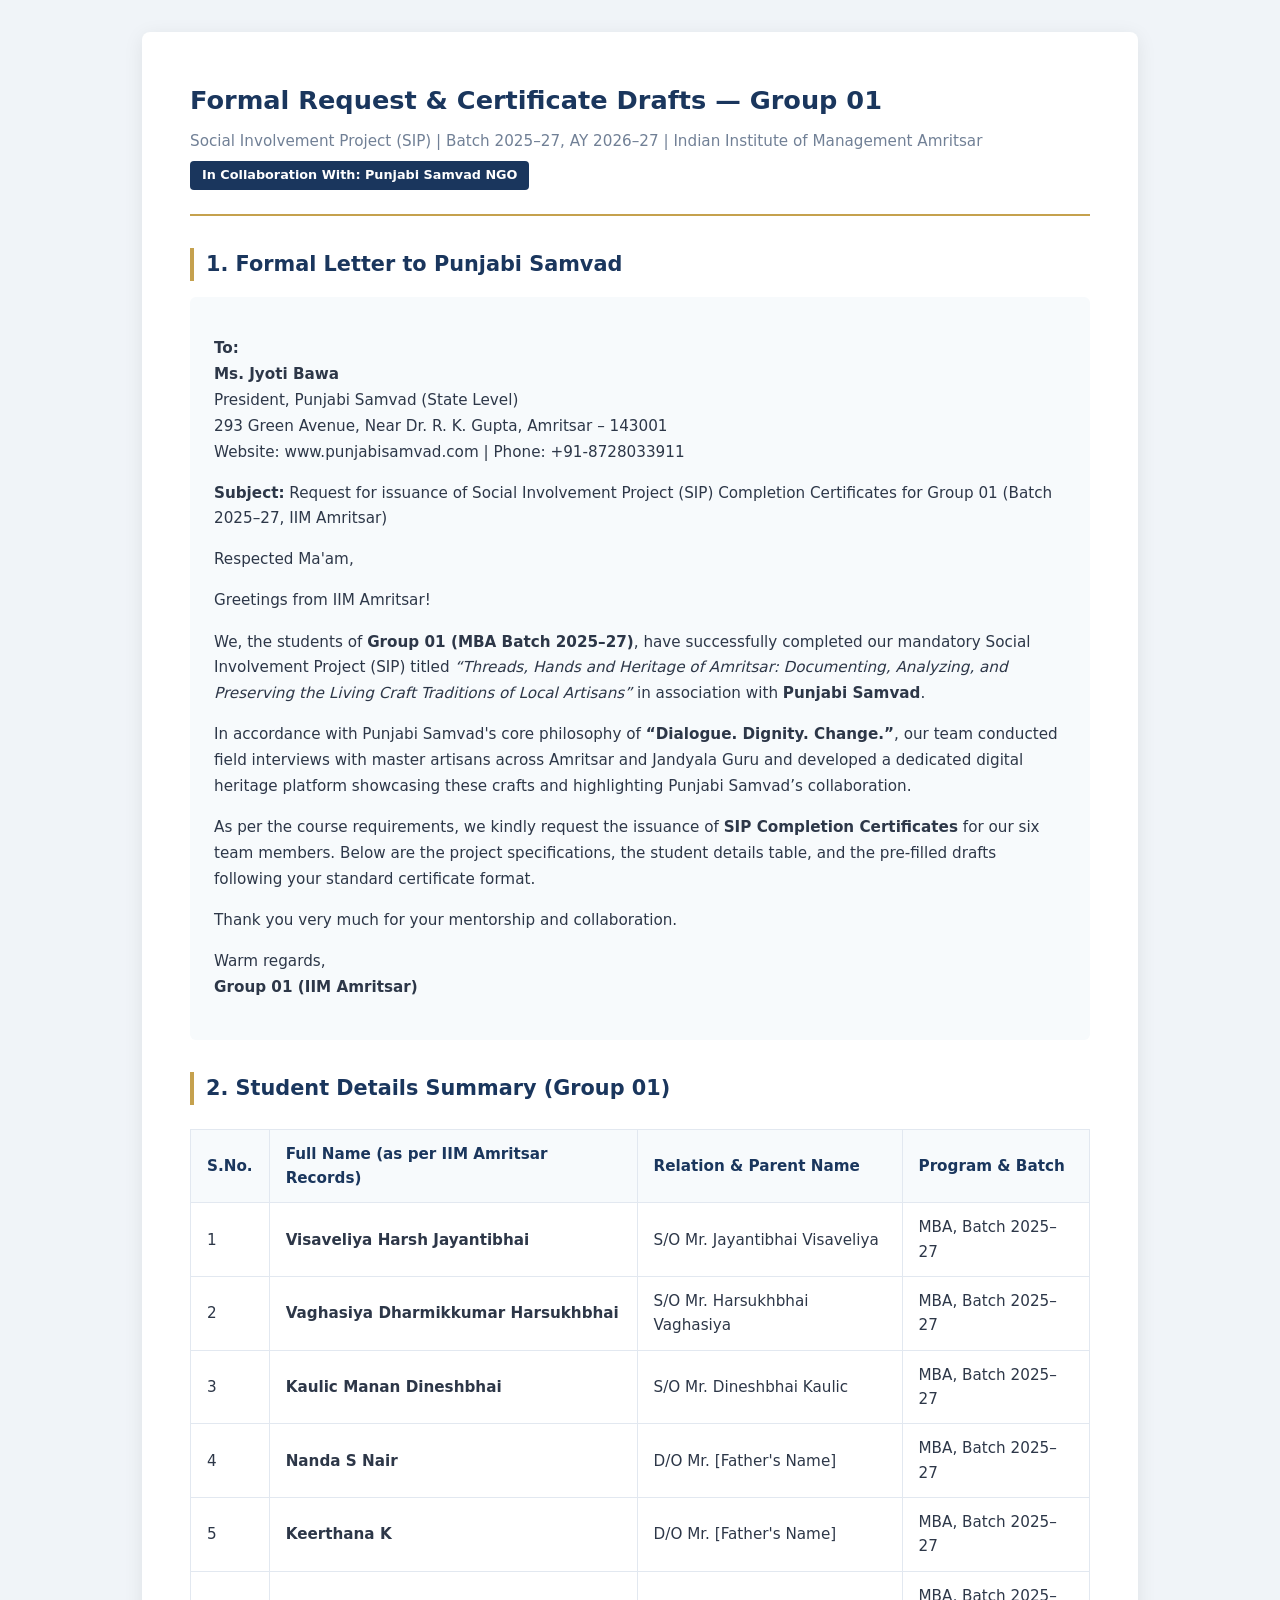
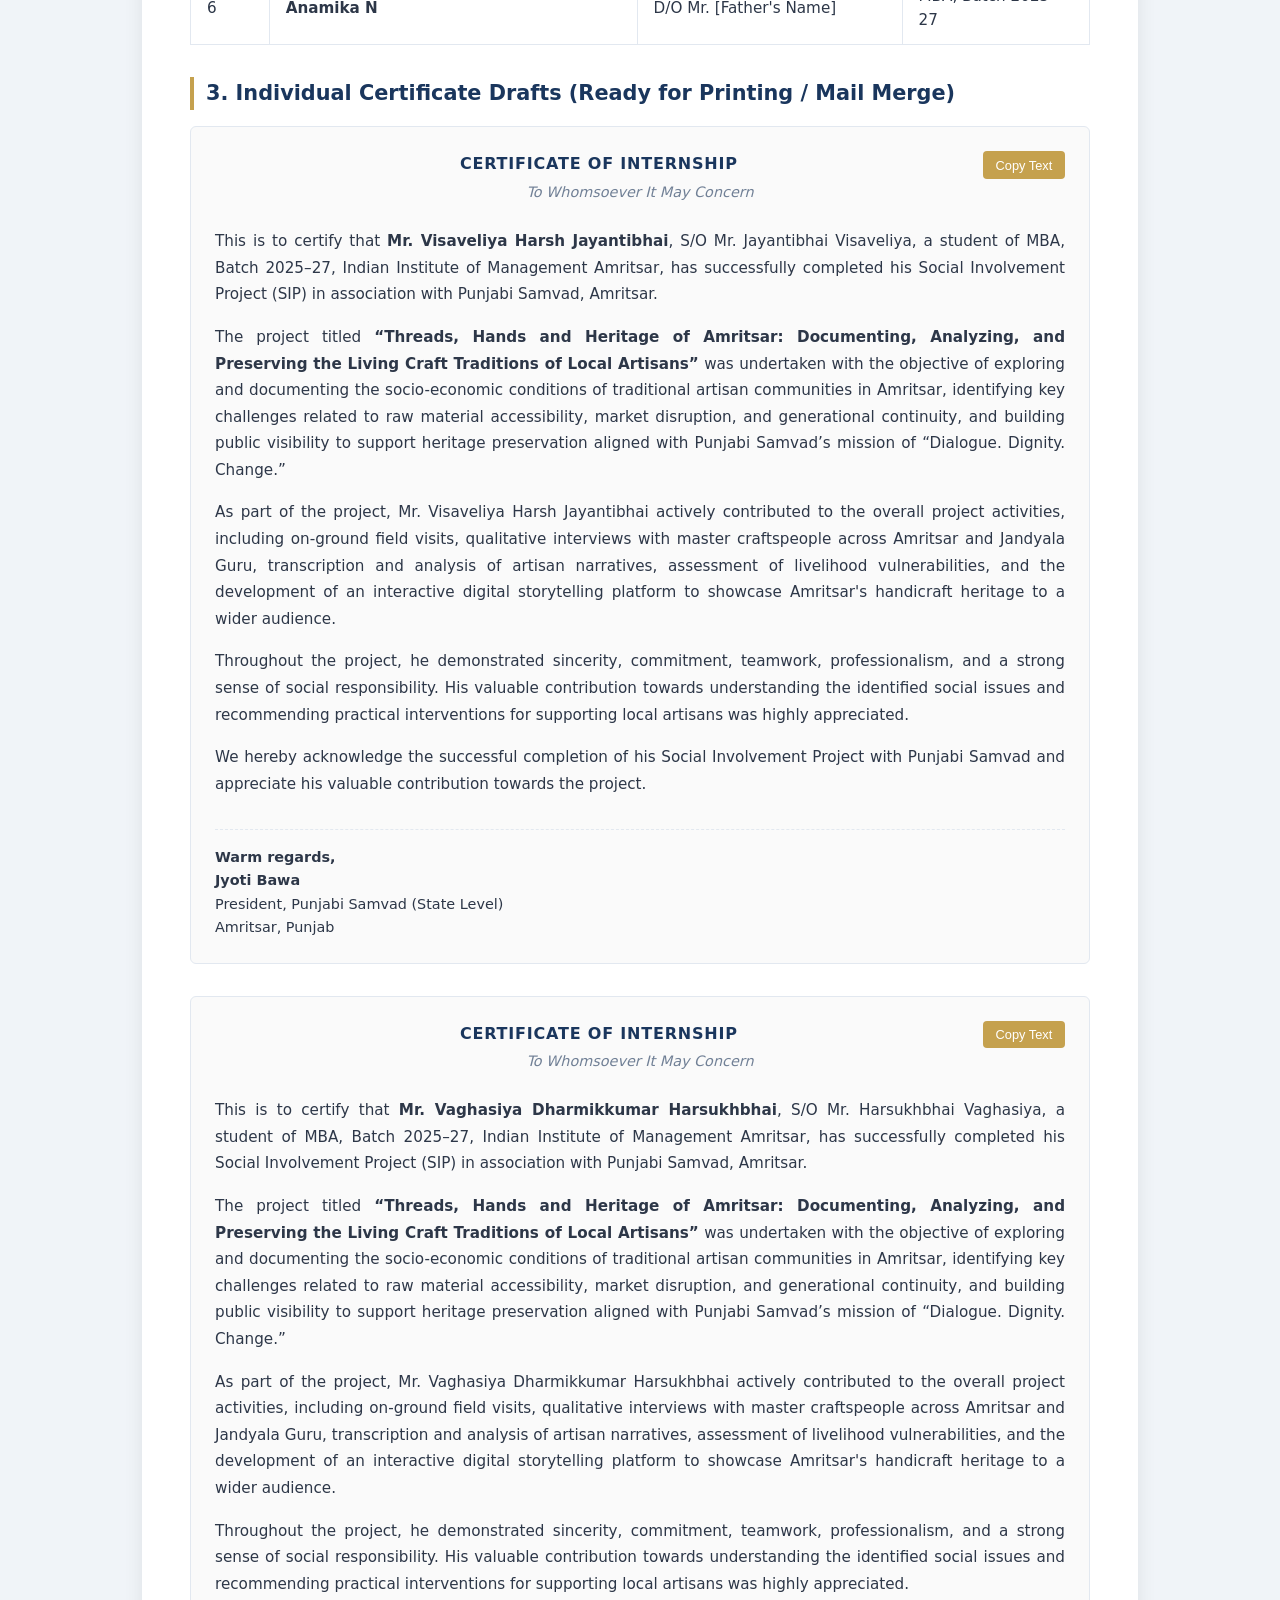
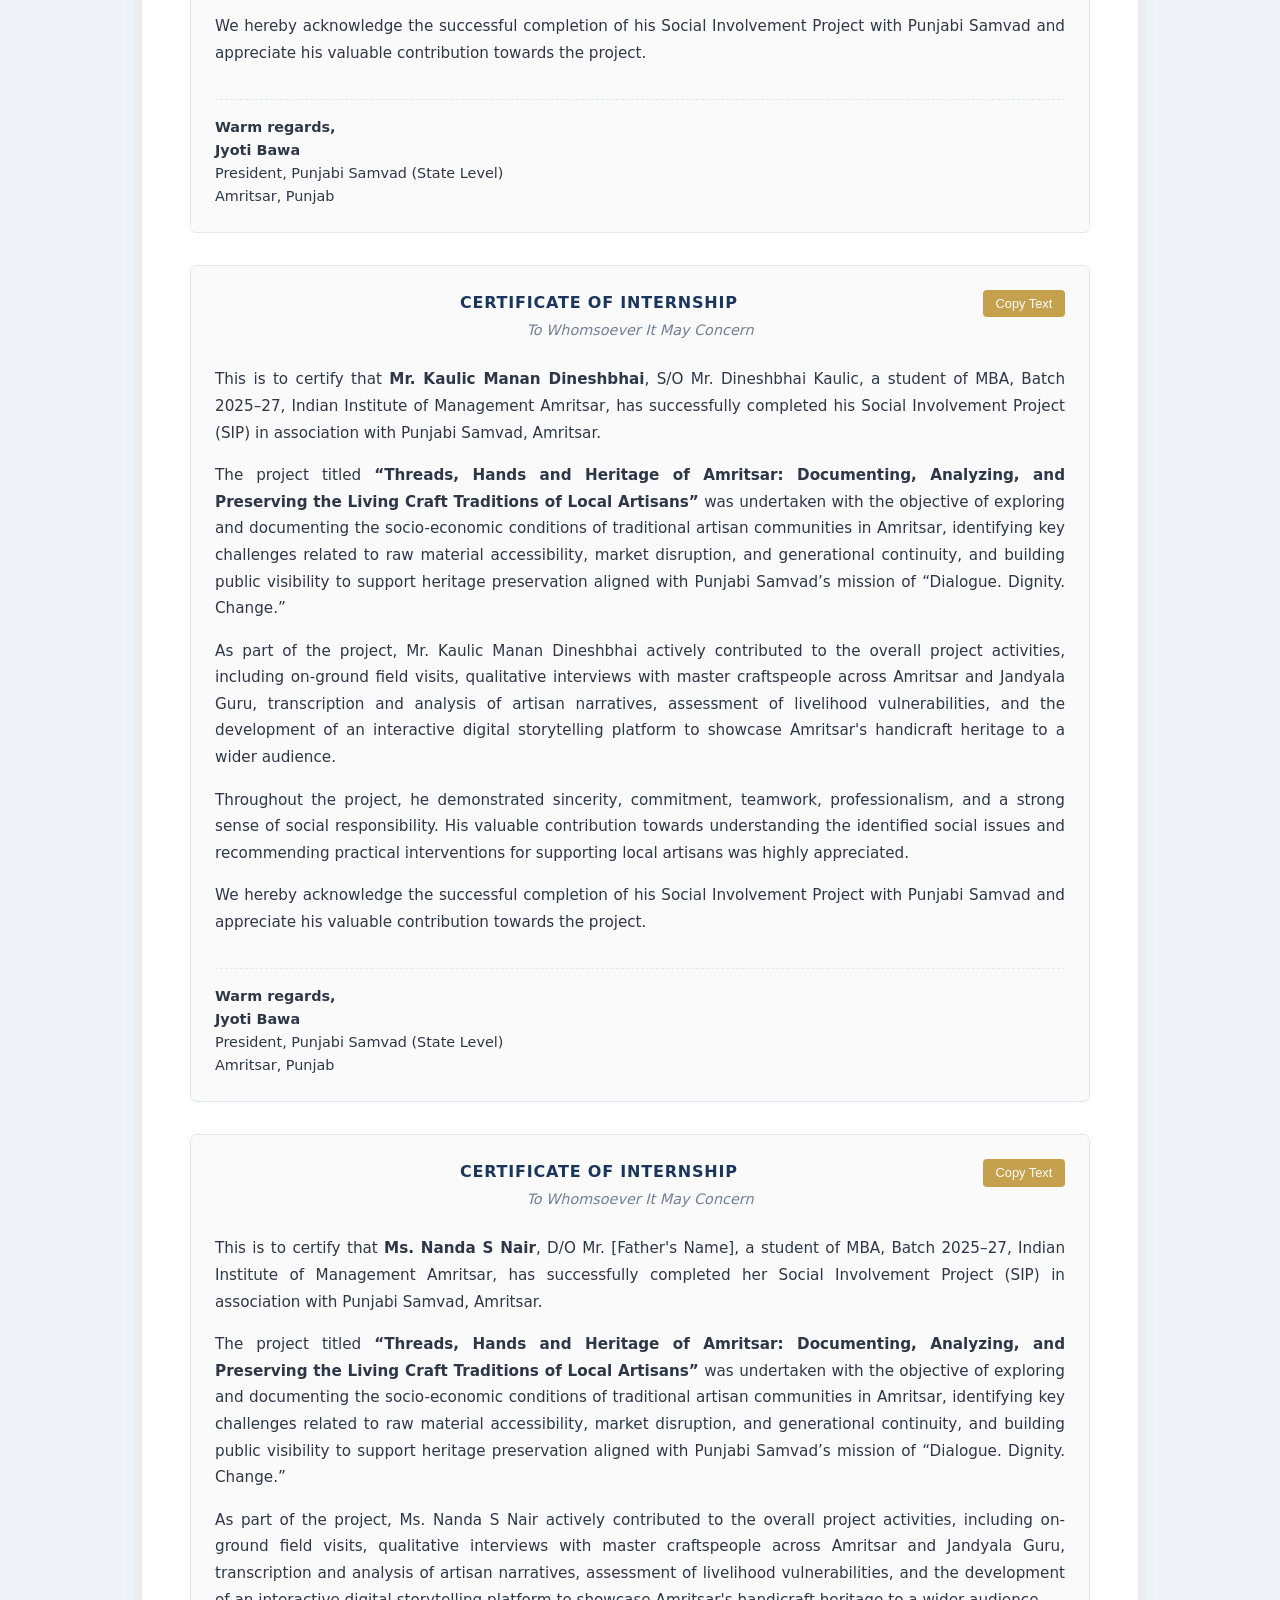
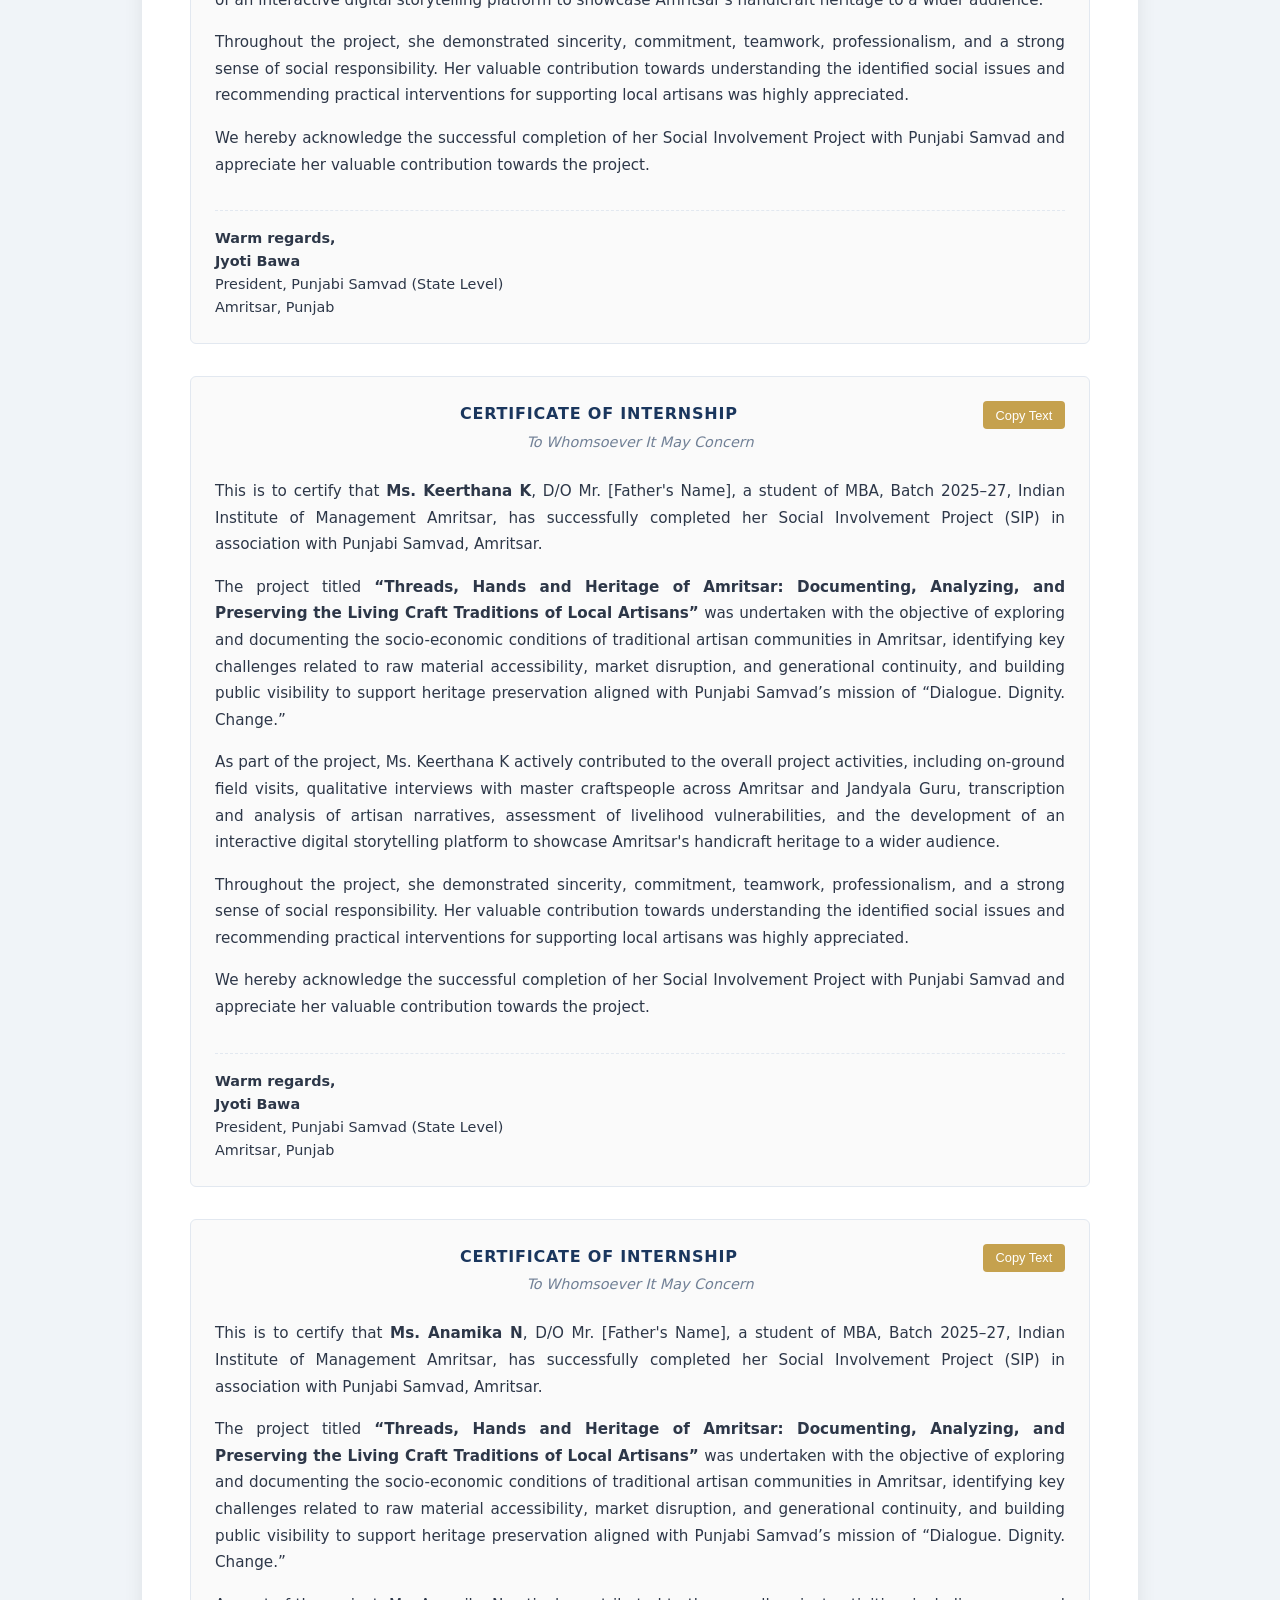
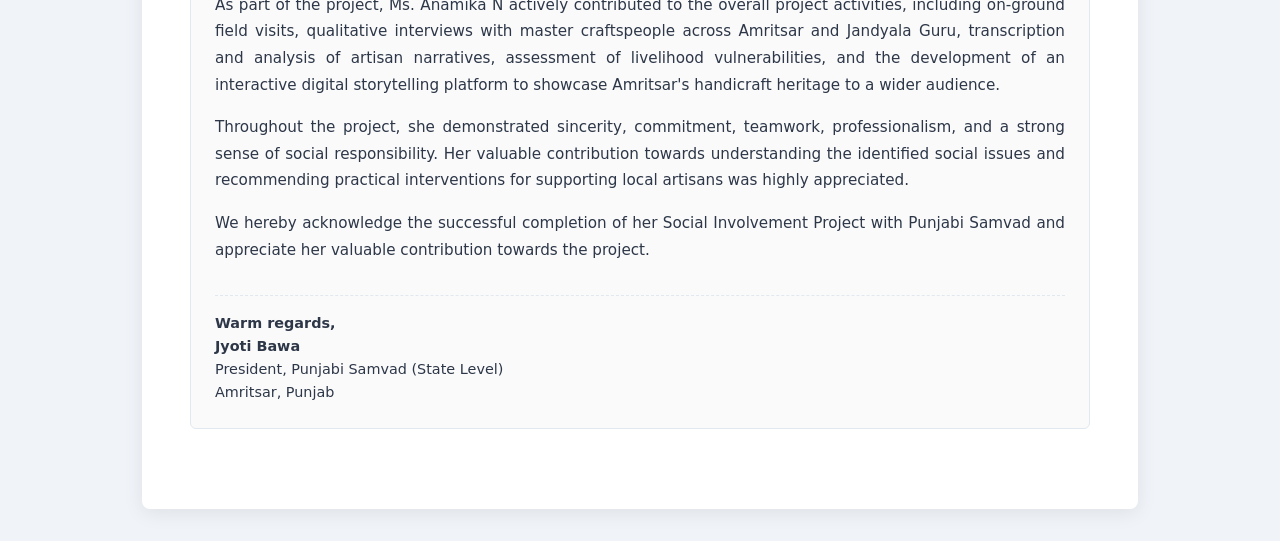
<file: SIP_Certificate_Request_and_Drafts_Group01.html>
<!DOCTYPE html>
<html lang="en">
<head>
    <meta charset="UTF-8">
    <meta name="viewport" content="width=device-width, initial-scale=1.0">
    <title>SIP Certificate Request & Drafts — Group 01 | IIM Amritsar</title>
    <style>
        :root {
            --primary: #1A365D;
            --accent: #C5A14E;
            --text: #2D3748;
            --border: #E2E8F0;
            --bg-light: #F7FAFC;
        }
        body {
            font-family: 'Segoe UI', system-ui, -apple-system, sans-serif;
            color: var(--text);
            background: #F0F4F8;
            line-height: 1.6;
            margin: 0;
            padding: 2rem 1rem;
        }
        .container {
            max-width: 900px;
            margin: 0 auto;
            background: #ffffff;
            padding: 3rem;
            border-radius: 8px;
            box-shadow: 0 4px 20px rgba(0,0,0,0.08);
        }
        .header {
            border-bottom: 2px solid var(--accent);
            padding-bottom: 1.5rem;
            margin-bottom: 2rem;
        }
        .header h1 {
            margin: 0 0 0.5rem 0;
            color: var(--primary);
            font-size: 1.6rem;
        }
        .header p {
            margin: 0;
            color: #718096;
            font-size: 0.95rem;
        }
        .badge {
            display: inline-block;
            background: var(--primary);
            color: #ffffff;
            padding: 0.25rem 0.75rem;
            border-radius: 4px;
            font-size: 0.8rem;
            font-weight: 600;
            margin-top: 0.5rem;
        }
        h2 {
            color: var(--primary);
            font-size: 1.3rem;
            border-left: 4px solid var(--accent);
            padding-left: 0.75rem;
            margin: 2rem 0 1rem 0;
        }
        table {
            width: 100%;
            border-collapse: collapse;
            margin: 1.5rem 0;
            font-size: 0.95rem;
        }
        table, th, td {
            border: 1px solid var(--border);
        }
        th {
            background: var(--bg-light);
            color: var(--primary);
            font-weight: 600;
            text-align: left;
            padding: 0.75rem 1rem;
        }
        td {
            padding: 0.75rem 1rem;
        }
        .cert-card {
            border: 1px solid var(--border);
            border-radius: 6px;
            padding: 1.5rem;
            margin-bottom: 2rem;
            background: #FAFAFA;
            position: relative;
        }
        .cert-title {
            text-align: center;
            font-weight: 700;
            color: var(--primary);
            margin-bottom: 0.25rem;
            text-transform: uppercase;
            letter-spacing: 0.05em;
        }
        .cert-sub {
            text-align: center;
            font-style: italic;
            color: #718096;
            font-size: 0.9rem;
            margin-bottom: 1.5rem;
        }
        .cert-body {
            font-size: 0.95rem;
            line-height: 1.75;
            color: #2D3748;
            text-align: justify;
        }
        .cert-body p {
            margin-bottom: 1rem;
        }
        .cert-sign {
            margin-top: 2rem;
            border-top: 1px dashed var(--border);
            padding-top: 1rem;
            font-size: 0.9rem;
        }
        .copy-btn {
            background: var(--accent);
            color: #ffffff;
            border: none;
            padding: 0.4rem 0.8rem;
            border-radius: 4px;
            font-size: 0.8rem;
            cursor: pointer;
            float: right;
            transition: background 0.2s;
        }
        .copy-btn:hover {
            background: #B38F3E;
        }
        @media print {
            body {
                background: #ffffff;
                padding: 0;
            }
            .container {
                box-shadow: none;
                padding: 1rem;
            }
            .copy-btn {
                display: none;
            }
            .cert-card {
                page-break-inside: avoid;
            }
        }
    </style>
</head>
<body>

<div class="container">
    <div class="header">
        <h1>Formal Request &amp; Certificate Drafts — Group 01</h1>
        <p>Social Involvement Project (SIP) | Batch 2025–27, AY 2026–27 | Indian Institute of Management Amritsar</p>
        <span class="badge">In Collaboration With: Punjabi Samvad NGO</span>
    </div>

    <h2>1. Formal Letter to Punjabi Samvad</h2>
    <div style="background: var(--bg-light); padding: 1.5rem; border-radius: 6px; font-size: 0.95rem; line-height: 1.7;">
        <p><strong>To:</strong><br>
        <strong>Ms. Jyoti Bawa</strong><br>
        President, Punjabi Samvad (State Level)<br>
        293 Green Avenue, Near Dr. R. K. Gupta, Amritsar – 143001<br>
        Website: www.punjabisamvad.com | Phone: +91-8728033911</p>

        <p><strong>Subject:</strong> Request for issuance of Social Involvement Project (SIP) Completion Certificates for Group 01 (Batch 2025–27, IIM Amritsar)</p>

        <p>Respected Ma'am,</p>
        <p>Greetings from IIM Amritsar!</p>
        <p>We, the students of <strong>Group 01 (MBA Batch 2025–27)</strong>, have successfully completed our mandatory Social Involvement Project (SIP) titled <em>“Threads, Hands and Heritage of Amritsar: Documenting, Analyzing, and Preserving the Living Craft Traditions of Local Artisans”</em> in association with <strong>Punjabi Samvad</strong>.</p>
        <p>In accordance with Punjabi Samvad's core philosophy of <strong>“Dialogue. Dignity. Change.”</strong>, our team conducted field interviews with master artisans across Amritsar and Jandyala Guru and developed a dedicated digital heritage platform showcasing these crafts and highlighting Punjabi Samvad’s collaboration.</p>
        <p>As per the course requirements, we kindly request the issuance of <strong>SIP Completion Certificates</strong> for our six team members. Below are the project specifications, the student details table, and the pre-filled drafts following your standard certificate format.</p>
        <p>Thank you very much for your mentorship and collaboration.</p>
        <p>Warm regards,<br>
        <strong>Group 01 (IIM Amritsar)</strong></p>
    </div>

    <h2>2. Student Details Summary (Group 01)</h2>
    <table>
        <thead>
            <tr>
                <th>S.No.</th>
                <th>Full Name (as per IIM Amritsar Records)</th>
                <th>Relation &amp; Parent Name</th>
                <th>Program &amp; Batch</th>
            </tr>
        </thead>
        <tbody>
            <tr>
                <td>1</td>
                <td><strong>Visaveliya Harsh Jayantibhai</strong></td>
                <td>S/O Mr. Jayantibhai Visaveliya</td>
                <td>MBA, Batch 2025–27</td>
            </tr>
            <tr>
                <td>2</td>
                <td><strong>Vaghasiya Dharmikkumar Harsukhbhai</strong></td>
                <td>S/O Mr. Harsukhbhai Vaghasiya</td>
                <td>MBA, Batch 2025–27</td>
            </tr>
            <tr>
                <td>3</td>
                <td><strong>Kaulic Manan Dineshbhai</strong></td>
                <td>S/O Mr. Dineshbhai Kaulic</td>
                <td>MBA, Batch 2025–27</td>
            </tr>
            <tr>
                <td>4</td>
                <td><strong>Nanda S Nair</strong></td>
                <td>D/O Mr. [Father's Name]</td>
                <td>MBA, Batch 2025–27</td>
            </tr>
            <tr>
                <td>5</td>
                <td><strong>Keerthana K</strong></td>
                <td>D/O Mr. [Father's Name]</td>
                <td>MBA, Batch 2025–27</td>
            </tr>
            <tr>
                <td>6</td>
                <td><strong>Anamika N</strong></td>
                <td>D/O Mr. [Father's Name]</td>
                <td>MBA, Batch 2025–27</td>
            </tr>
        </tbody>
    </table>

    <h2>3. Individual Certificate Drafts (Ready for Printing / Mail Merge)</h2>

    <!-- Draft 1 -->
    <div class="cert-card">
        <button class="copy-btn" onclick="navigator.clipboard.writeText(this.nextElementSibling.innerText); alert('Copied Draft 1 to clipboard!');">Copy Text</button>
        <div class="cert-content">
            <div class="cert-title">Certificate of Internship</div>
            <div class="cert-sub">To Whomsoever It May Concern</div>
            <div class="cert-body">
                <p>This is to certify that <strong>Mr. Visaveliya Harsh Jayantibhai</strong>, S/O Mr. Jayantibhai Visaveliya, a student of MBA, Batch 2025–27, Indian Institute of Management Amritsar, has successfully completed his Social Involvement Project (SIP) in association with Punjabi Samvad, Amritsar.</p>
                <p>The project titled <strong>“Threads, Hands and Heritage of Amritsar: Documenting, Analyzing, and Preserving the Living Craft Traditions of Local Artisans”</strong> was undertaken with the objective of exploring and documenting the socio-economic conditions of traditional artisan communities in Amritsar, identifying key challenges related to raw material accessibility, market disruption, and generational continuity, and building public visibility to support heritage preservation aligned with Punjabi Samvad’s mission of “Dialogue. Dignity. Change.”</p>
                <p>As part of the project, Mr. Visaveliya Harsh Jayantibhai actively contributed to the overall project activities, including on-ground field visits, qualitative interviews with master craftspeople across Amritsar and Jandyala Guru, transcription and analysis of artisan narratives, assessment of livelihood vulnerabilities, and the development of an interactive digital storytelling platform to showcase Amritsar's handicraft heritage to a wider audience.</p>
                <p>Throughout the project, he demonstrated sincerity, commitment, teamwork, professionalism, and a strong sense of social responsibility. His valuable contribution towards understanding the identified social issues and recommending practical interventions for supporting local artisans was highly appreciated.</p>
                <p>We hereby acknowledge the successful completion of his Social Involvement Project with Punjabi Samvad and appreciate his valuable contribution towards the project.</p>
            </div>
            <div class="cert-sign">
                <strong>Warm regards,</strong><br>
                <strong>Jyoti Bawa</strong><br>
                President, Punjabi Samvad (State Level)<br>
                Amritsar, Punjab
            </div>
        </div>
    </div>

    <!-- Draft 2 -->
    <div class="cert-card">
        <button class="copy-btn" onclick="navigator.clipboard.writeText(this.nextElementSibling.innerText); alert('Copied Draft 2 to clipboard!');">Copy Text</button>
        <div class="cert-content">
            <div class="cert-title">Certificate of Internship</div>
            <div class="cert-sub">To Whomsoever It May Concern</div>
            <div class="cert-body">
                <p>This is to certify that <strong>Mr. Vaghasiya Dharmikkumar Harsukhbhai</strong>, S/O Mr. Harsukhbhai Vaghasiya, a student of MBA, Batch 2025–27, Indian Institute of Management Amritsar, has successfully completed his Social Involvement Project (SIP) in association with Punjabi Samvad, Amritsar.</p>
                <p>The project titled <strong>“Threads, Hands and Heritage of Amritsar: Documenting, Analyzing, and Preserving the Living Craft Traditions of Local Artisans”</strong> was undertaken with the objective of exploring and documenting the socio-economic conditions of traditional artisan communities in Amritsar, identifying key challenges related to raw material accessibility, market disruption, and generational continuity, and building public visibility to support heritage preservation aligned with Punjabi Samvad’s mission of “Dialogue. Dignity. Change.”</p>
                <p>As part of the project, Mr. Vaghasiya Dharmikkumar Harsukhbhai actively contributed to the overall project activities, including on-ground field visits, qualitative interviews with master craftspeople across Amritsar and Jandyala Guru, transcription and analysis of artisan narratives, assessment of livelihood vulnerabilities, and the development of an interactive digital storytelling platform to showcase Amritsar's handicraft heritage to a wider audience.</p>
                <p>Throughout the project, he demonstrated sincerity, commitment, teamwork, professionalism, and a strong sense of social responsibility. His valuable contribution towards understanding the identified social issues and recommending practical interventions for supporting local artisans was highly appreciated.</p>
                <p>We hereby acknowledge the successful completion of his Social Involvement Project with Punjabi Samvad and appreciate his valuable contribution towards the project.</p>
            </div>
            <div class="cert-sign">
                <strong>Warm regards,</strong><br>
                <strong>Jyoti Bawa</strong><br>
                President, Punjabi Samvad (State Level)<br>
                Amritsar, Punjab
            </div>
        </div>
    </div>

    <!-- Draft 3 -->
    <div class="cert-card">
        <button class="copy-btn" onclick="navigator.clipboard.writeText(this.nextElementSibling.innerText); alert('Copied Draft 3 to clipboard!');">Copy Text</button>
        <div class="cert-content">
            <div class="cert-title">Certificate of Internship</div>
            <div class="cert-sub">To Whomsoever It May Concern</div>
            <div class="cert-body">
                <p>This is to certify that <strong>Mr. Kaulic Manan Dineshbhai</strong>, S/O Mr. Dineshbhai Kaulic, a student of MBA, Batch 2025–27, Indian Institute of Management Amritsar, has successfully completed his Social Involvement Project (SIP) in association with Punjabi Samvad, Amritsar.</p>
                <p>The project titled <strong>“Threads, Hands and Heritage of Amritsar: Documenting, Analyzing, and Preserving the Living Craft Traditions of Local Artisans”</strong> was undertaken with the objective of exploring and documenting the socio-economic conditions of traditional artisan communities in Amritsar, identifying key challenges related to raw material accessibility, market disruption, and generational continuity, and building public visibility to support heritage preservation aligned with Punjabi Samvad’s mission of “Dialogue. Dignity. Change.”</p>
                <p>As part of the project, Mr. Kaulic Manan Dineshbhai actively contributed to the overall project activities, including on-ground field visits, qualitative interviews with master craftspeople across Amritsar and Jandyala Guru, transcription and analysis of artisan narratives, assessment of livelihood vulnerabilities, and the development of an interactive digital storytelling platform to showcase Amritsar's handicraft heritage to a wider audience.</p>
                <p>Throughout the project, he demonstrated sincerity, commitment, teamwork, professionalism, and a strong sense of social responsibility. His valuable contribution towards understanding the identified social issues and recommending practical interventions for supporting local artisans was highly appreciated.</p>
                <p>We hereby acknowledge the successful completion of his Social Involvement Project with Punjabi Samvad and appreciate his valuable contribution towards the project.</p>
            </div>
            <div class="cert-sign">
                <strong>Warm regards,</strong><br>
                <strong>Jyoti Bawa</strong><br>
                President, Punjabi Samvad (State Level)<br>
                Amritsar, Punjab
            </div>
        </div>
    </div>

    <!-- Draft 4 -->
    <div class="cert-card">
        <button class="copy-btn" onclick="navigator.clipboard.writeText(this.nextElementSibling.innerText); alert('Copied Draft 4 to clipboard!');">Copy Text</button>
        <div class="cert-content">
            <div class="cert-title">Certificate of Internship</div>
            <div class="cert-sub">To Whomsoever It May Concern</div>
            <div class="cert-body">
                <p>This is to certify that <strong>Ms. Nanda S Nair</strong>, D/O Mr. [Father's Name], a student of MBA, Batch 2025–27, Indian Institute of Management Amritsar, has successfully completed her Social Involvement Project (SIP) in association with Punjabi Samvad, Amritsar.</p>
                <p>The project titled <strong>“Threads, Hands and Heritage of Amritsar: Documenting, Analyzing, and Preserving the Living Craft Traditions of Local Artisans”</strong> was undertaken with the objective of exploring and documenting the socio-economic conditions of traditional artisan communities in Amritsar, identifying key challenges related to raw material accessibility, market disruption, and generational continuity, and building public visibility to support heritage preservation aligned with Punjabi Samvad’s mission of “Dialogue. Dignity. Change.”</p>
                <p>As part of the project, Ms. Nanda S Nair actively contributed to the overall project activities, including on-ground field visits, qualitative interviews with master craftspeople across Amritsar and Jandyala Guru, transcription and analysis of artisan narratives, assessment of livelihood vulnerabilities, and the development of an interactive digital storytelling platform to showcase Amritsar's handicraft heritage to a wider audience.</p>
                <p>Throughout the project, she demonstrated sincerity, commitment, teamwork, professionalism, and a strong sense of social responsibility. Her valuable contribution towards understanding the identified social issues and recommending practical interventions for supporting local artisans was highly appreciated.</p>
                <p>We hereby acknowledge the successful completion of her Social Involvement Project with Punjabi Samvad and appreciate her valuable contribution towards the project.</p>
            </div>
            <div class="cert-sign">
                <strong>Warm regards,</strong><br>
                <strong>Jyoti Bawa</strong><br>
                President, Punjabi Samvad (State Level)<br>
                Amritsar, Punjab
            </div>
        </div>
    </div>

    <!-- Draft 5 -->
    <div class="cert-card">
        <button class="copy-btn" onclick="navigator.clipboard.writeText(this.nextElementSibling.innerText); alert('Copied Draft 5 to clipboard!');">Copy Text</button>
        <div class="cert-content">
            <div class="cert-title">Certificate of Internship</div>
            <div class="cert-sub">To Whomsoever It May Concern</div>
            <div class="cert-body">
                <p>This is to certify that <strong>Ms. Keerthana K</strong>, D/O Mr. [Father's Name], a student of MBA, Batch 2025–27, Indian Institute of Management Amritsar, has successfully completed her Social Involvement Project (SIP) in association with Punjabi Samvad, Amritsar.</p>
                <p>The project titled <strong>“Threads, Hands and Heritage of Amritsar: Documenting, Analyzing, and Preserving the Living Craft Traditions of Local Artisans”</strong> was undertaken with the objective of exploring and documenting the socio-economic conditions of traditional artisan communities in Amritsar, identifying key challenges related to raw material accessibility, market disruption, and generational continuity, and building public visibility to support heritage preservation aligned with Punjabi Samvad’s mission of “Dialogue. Dignity. Change.”</p>
                <p>As part of the project, Ms. Keerthana K actively contributed to the overall project activities, including on-ground field visits, qualitative interviews with master craftspeople across Amritsar and Jandyala Guru, transcription and analysis of artisan narratives, assessment of livelihood vulnerabilities, and the development of an interactive digital storytelling platform to showcase Amritsar's handicraft heritage to a wider audience.</p>
                <p>Throughout the project, she demonstrated sincerity, commitment, teamwork, professionalism, and a strong sense of social responsibility. Her valuable contribution towards understanding the identified social issues and recommending practical interventions for supporting local artisans was highly appreciated.</p>
                <p>We hereby acknowledge the successful completion of her Social Involvement Project with Punjabi Samvad and appreciate her valuable contribution towards the project.</p>
            </div>
            <div class="cert-sign">
                <strong>Warm regards,</strong><br>
                <strong>Jyoti Bawa</strong><br>
                President, Punjabi Samvad (State Level)<br>
                Amritsar, Punjab
            </div>
        </div>
    </div>

    <!-- Draft 6 -->
    <div class="cert-card">
        <button class="copy-btn" onclick="navigator.clipboard.writeText(this.nextElementSibling.innerText); alert('Copied Draft 6 to clipboard!');">Copy Text</button>
        <div class="cert-content">
            <div class="cert-title">Certificate of Internship</div>
            <div class="cert-sub">To Whomsoever It May Concern</div>
            <div class="cert-body">
                <p>This is to certify that <strong>Ms. Anamika N</strong>, D/O Mr. [Father's Name], a student of MBA, Batch 2025–27, Indian Institute of Management Amritsar, has successfully completed her Social Involvement Project (SIP) in association with Punjabi Samvad, Amritsar.</p>
                <p>The project titled <strong>“Threads, Hands and Heritage of Amritsar: Documenting, Analyzing, and Preserving the Living Craft Traditions of Local Artisans”</strong> was undertaken with the objective of exploring and documenting the socio-economic conditions of traditional artisan communities in Amritsar, identifying key challenges related to raw material accessibility, market disruption, and generational continuity, and building public visibility to support heritage preservation aligned with Punjabi Samvad’s mission of “Dialogue. Dignity. Change.”</p>
                <p>As part of the project, Ms. Anamika N actively contributed to the overall project activities, including on-ground field visits, qualitative interviews with master craftspeople across Amritsar and Jandyala Guru, transcription and analysis of artisan narratives, assessment of livelihood vulnerabilities, and the development of an interactive digital storytelling platform to showcase Amritsar's handicraft heritage to a wider audience.</p>
                <p>Throughout the project, she demonstrated sincerity, commitment, teamwork, professionalism, and a strong sense of social responsibility. Her valuable contribution towards understanding the identified social issues and recommending practical interventions for supporting local artisans was highly appreciated.</p>
                <p>We hereby acknowledge the successful completion of her Social Involvement Project with Punjabi Samvad and appreciate her valuable contribution towards the project.</p>
            </div>
            <div class="cert-sign">
                <strong>Warm regards,</strong><br>
                <strong>Jyoti Bawa</strong><br>
                President, Punjabi Samvad (State Level)<br>
                Amritsar, Punjab
            </div>
        </div>
    </div>

</div>

</body>
</html>
</file>
<file: website/styles.css>
/* ============================================ */
/* ROOT VARIABLES & RESET                       */
/* ============================================ */
:root {
    --gold: #C5A14E;
    --gold-light: #D4B96A;
    --gold-dark: #A68A3E;
    --gold-glow: rgba(197, 161, 78, 0.3);
    --navy: #1A1A2E;
    --navy-light: #242442;
    --navy-dark: #111122;
    --ivory: #F5F0E8;
    --ivory-warm: #EDE6D8;
    --terracotta: #C1694F;
    --magenta: #9B2335;
    --copper: #B87333;
    --text-dark: #2C2C2C;
    --text-body: #4A4A4A;
    --text-light: #8A8A8A;
    --text-on-dark: #E8E0D0;

    --font-serif: 'Playfair Display', Georgia, serif;
    --font-sans: 'Inter', -apple-system, sans-serif;
    --font-hand: 'Caveat', cursive;

    --space-xs: 0.5rem;
    --space-sm: 1rem;
    --space-md: 2rem;
    --space-lg: 4rem;
    --space-xl: 6rem;
    --space-2xl: 10rem;

    --max-width: 1200px;
    --transition: 0.6s cubic-bezier(0.16, 1, 0.3, 1);
}

*, *::before, *::after {
    margin: 0;
    padding: 0;
    box-sizing: border-box;
}

html {
    scroll-behavior: smooth;
    overflow-x: hidden;
    font-size: 16px;
}

body {
    font-family: var(--font-sans);
    background: var(--ivory);
    color: var(--text-body);
    line-height: 1.75;
    overflow-x: hidden;
    -webkit-font-smoothing: antialiased;
    -moz-osx-font-smoothing: grayscale;
}

img {
    max-width: 100%;
    height: auto;
    display: block;
}

/* ============================================ */
/* GOLDEN THREAD SVG                            */
/* ============================================ */
.golden-thread {
    position: fixed;
    top: 0;
    left: 0;
    width: 100%;
    height: 100%;
    pointer-events: none;
    z-index: 5;
    opacity: 0.6;
}

/* ============================================ */
/* HERO SECTION                                 */
/* ============================================ */
.hero {
    position: relative;
    min-height: 100vh;
    display: flex;
    align-items: center;
    justify-content: center;
    background: var(--navy);
    overflow: hidden;
}

.hero::before {
    content: '';
    position: absolute;
    inset: 0;
    background: 
        radial-gradient(ellipse at 50% 30%, rgba(197, 161, 78, 0.15) 0%, transparent 60%),
        radial-gradient(ellipse at 20% 80%, rgba(155, 35, 53, 0.08) 0%, transparent 50%),
        radial-gradient(ellipse at 80% 70%, rgba(184, 115, 51, 0.08) 0%, transparent 50%);
    z-index: 1;
}

.hero-particles {
    position: absolute;
    inset: 0;
    z-index: 2;
    overflow: hidden;
}

.particle {
    position: absolute;
    width: 3px;
    height: 3px;
    background: var(--gold);
    border-radius: 50%;
    opacity: 0;
    animation: floatParticle 8s infinite ease-in-out;
}

@keyframes floatParticle {
    0% { opacity: 0; transform: translateY(100vh) scale(0); }
    20% { opacity: 0.8; }
    80% { opacity: 0.6; }
    100% { opacity: 0; transform: translateY(-20vh) scale(1); }
}

.hero-overlay {
    position: absolute;
    inset: 0;
    z-index: 2;
    /* Decorative border pattern */
    border: 2px solid rgba(197, 161, 78, 0.15);
    margin: 2rem;
    pointer-events: none;
}

.hero-overlay::before,
.hero-overlay::after {
    content: '';
    position: absolute;
    width: 60px;
    height: 60px;
    border: 1px solid var(--gold);
    opacity: 0.3;
}

.hero-overlay::before {
    top: -1px;
    left: -1px;
    border-right: none;
    border-bottom: none;
}

.hero-overlay::after {
    bottom: -1px;
    right: -1px;
    border-left: none;
    border-top: none;
}

.hero-content {
    position: relative;
    z-index: 3;
    text-align: center;
    padding: var(--space-md);
}

.hero-subtitle-top {
    font-family: var(--font-sans);
    font-size: 0.85rem;
    font-weight: 400;
    letter-spacing: 0.3em;
    text-transform: uppercase;
    color: var(--gold-light);
    margin-bottom: var(--space-lg);
    opacity: 0.8;
}

.hero-title {
    font-family: var(--font-serif);
    font-weight: 700;
    color: var(--ivory);
    line-height: 1.1;
    margin-bottom: var(--space-md);
}

.title-line {
    display: block;
    font-size: clamp(3rem, 8vw, 7rem);
}

.title-amp {
    display: block;
    font-size: clamp(2rem, 5vw, 4rem);
    color: var(--gold);
    font-style: italic;
    font-weight: 400;
    margin: -0.2em 0;
}

.title-of {
    display: block;
    font-size: clamp(1.5rem, 3.5vw, 2.5rem);
    font-weight: 400;
    font-style: italic;
    color: var(--gold-light);
    margin-top: 0.5em;
    letter-spacing: 0.05em;
}

.hero-tagline {
    font-family: var(--font-hand);
    font-size: clamp(1.2rem, 2.5vw, 1.8rem);
    color: var(--text-on-dark);
    opacity: 0.7;
    margin-top: var(--space-md);
    letter-spacing: 0.02em;
}

.scroll-indicator {
    position: absolute;
    bottom: -8rem;
    left: 50%;
    transform: translateX(-50%);
    display: flex;
    flex-direction: column;
    align-items: center;
    gap: var(--space-sm);
    color: var(--gold-light);
    opacity: 0.6;
}

.scroll-indicator span {
    font-size: 0.7rem;
    letter-spacing: 0.2em;
    text-transform: uppercase;
}

.scroll-line {
    width: 1px;
    height: 60px;
    background: linear-gradient(to bottom, transparent, var(--gold), transparent);
    animation: scrollPulse 2s infinite ease-in-out;
}

@keyframes scrollPulse {
    0%, 100% { opacity: 0.3; transform: scaleY(0.8); }
    50% { opacity: 1; transform: scaleY(1); }
}

/* ============================================ */
/* HERO COLLABORATION LINE                      */
/* ============================================ */
.hero-collab {
    font-family: var(--font-sans);
    font-size: 0.8rem;
    letter-spacing: 0.15em;
    text-transform: uppercase;
    color: rgba(232, 224, 208, 0.5);
    margin-bottom: var(--space-lg);
}

.collab-link {
    color: var(--gold);
    text-decoration: none;
    font-weight: 600;
    letter-spacing: 0.2em;
    border-bottom: 1px solid rgba(197, 161, 78, 0.4);
    padding-bottom: 2px;
    transition: all 0.3s ease;
}

.collab-link:hover {
    color: var(--gold-light);
    border-bottom-color: var(--gold);
    text-shadow: 0 0 15px var(--gold-glow);
}

/* ============================================ */
/* COLLABORATION BANNER                         */
/* ============================================ */
.collab-banner {
    background: var(--navy);
    padding: var(--space-xl) var(--space-md);
    position: relative;
    z-index: 10;
    overflow: hidden;
}

.collab-banner::before {
    content: '';
    position: absolute;
    inset: 0;
    background: 
        radial-gradient(ellipse at 50% 50%, rgba(197, 161, 78, 0.08) 0%, transparent 70%);
}

.collab-banner-inner {
    position: relative;
    max-width: 700px;
    margin: 0 auto;
    text-align: center;
}

.collab-badge {
    display: flex;
    flex-direction: column;
    align-items: center;
    gap: 0.8rem;
    padding: var(--space-lg) var(--space-md);
    border: 1px solid rgba(197, 161, 78, 0.25);
    position: relative;
}

.collab-badge::before,
.collab-badge::after {
    content: '';
    position: absolute;
    width: 30px;
    height: 30px;
    border: 1px solid var(--gold);
    opacity: 0.4;
}

.collab-badge::before {
    top: -1px;
    left: -1px;
    border-right: none;
    border-bottom: none;
}

.collab-badge::after {
    bottom: -1px;
    right: -1px;
    border-left: none;
    border-top: none;
}

.collab-badge-label {
    font-family: var(--font-sans);
    font-size: 0.7rem;
    font-weight: 500;
    letter-spacing: 0.25em;
    text-transform: uppercase;
    color: var(--gold-light);
    opacity: 0.7;
}

.collab-logo-link {
    display: inline-block;
    margin: 0.3rem 0;
    transition: transform 0.3s ease;
}

.collab-logo-link:hover {
    transform: scale(1.05);
}

.collab-logo-img {
    width: 130px;
    height: 130px;
    object-fit: contain;
    background: #ffffff;
    border-radius: 18px;
    padding: 10px;
    border: 2px solid var(--gold);
    box-shadow: 0 0 25px rgba(197, 161, 78, 0.35), 0 8px 25px rgba(0, 0, 0, 0.3);
}

.collab-ngo-name {
    font-family: var(--font-serif);
    font-size: clamp(1.8rem, 4vw, 2.8rem);
    font-weight: 700;
    color: var(--gold);
    text-decoration: none;
    letter-spacing: 0.02em;
    transition: all 0.3s ease;
    text-shadow: 0 0 30px rgba(197, 161, 78, 0.2);
}

.collab-ngo-name:hover {
    color: var(--gold-light);
    text-shadow: 0 0 40px rgba(197, 161, 78, 0.4);
}

.collab-philosophy-wrap {
    margin: 0.2rem 0 0.8rem 0;
}

.collab-philosophy {
    font-family: var(--font-sans);
    font-size: 0.85rem;
    font-weight: 700;
    letter-spacing: 0.28em;
    color: var(--ivory);
    text-transform: uppercase;
    display: inline-block;
    padding: 0.35rem 1.4rem;
    border-top: 1px solid rgba(197, 161, 78, 0.4);
    border-bottom: 1px solid rgba(197, 161, 78, 0.4);
    text-shadow: 0 0 15px rgba(232, 224, 208, 0.3);
}

.collab-pillars {
    display: grid;
    grid-template-columns: repeat(3, 1fr);
    gap: var(--space-sm);
    margin: 0.5rem 0 1rem 0;
    max-width: 680px;
    text-align: left;
}

.collab-pillar {
    background: rgba(255, 255, 255, 0.03);
    border: 1px solid rgba(197, 161, 78, 0.15);
    padding: var(--space-sm);
    border-radius: 2px;
    transition: all 0.3s ease;
}

.collab-pillar:hover {
    border-color: rgba(197, 161, 78, 0.4);
    background: rgba(197, 161, 78, 0.06);
    transform: translateY(-2px);
}

.pillar-keyword {
    display: block;
    font-family: var(--font-serif);
    font-size: 1rem;
    font-weight: 700;
    color: var(--gold-light);
    margin-bottom: 0.3rem;
    letter-spacing: 0.05em;
    border-bottom: 1px solid rgba(197, 161, 78, 0.2);
    padding-bottom: 0.2rem;
}

.pillar-text {
    font-size: 0.8rem;
    line-height: 1.55;
    color: rgba(232, 224, 208, 0.7);
    margin: 0;
}

.collab-visit-btn {
    display: inline-block;
    margin-top: 0.5rem;
    padding: 0.6rem 1.8rem;
    font-family: var(--font-sans);
    font-size: 0.75rem;
    font-weight: 600;
    letter-spacing: 0.2em;
    text-transform: uppercase;
    color: var(--navy);
    background: var(--gold);
    text-decoration: none;
    transition: all 0.3s ease;
    border: 2px solid var(--gold);
}

.collab-visit-btn:hover {
    background: transparent;
    color: var(--gold);
    box-shadow: 0 0 20px var(--gold-glow);
}

/* ============================================ */
/* INTRODUCTION SECTION                         */
/* ============================================ */
.intro-section {
    background: var(--ivory);
    padding: var(--space-2xl) var(--space-md);
    position: relative;
    z-index: 10;
}

.intro-container {
    max-width: 720px;
    margin: 0 auto;
    text-align: center;
}

.intro-ornament {
    font-size: 1.5rem;
    color: var(--gold);
    margin-bottom: var(--space-lg);
    letter-spacing: 0.5em;
}

.intro-text {
    font-family: var(--font-serif);
    font-size: clamp(1.1rem, 2vw, 1.35rem);
    line-height: 1.9;
    color: var(--text-dark);
    margin-bottom: var(--space-md);
    font-weight: 400;
}

.intro-text em {
    color: var(--gold-dark);
    font-style: italic;
}

/* ============================================ */
/* ARTISAN SECTIONS                             */
/* ============================================ */
.artisan-section {
    position: relative;
    padding: var(--space-xl) var(--space-md) var(--space-2xl);
    background: var(--ivory);
    z-index: 10;
}

.artisan-section:nth-child(odd) {
    background: var(--ivory-warm);
}

.artisan-thread-node {
    position: absolute;
    top: 0;
    left: 50%;
    transform: translateX(-50%);
    width: 12px;
    height: 12px;
    background: var(--gold);
    border-radius: 50%;
    box-shadow: 0 0 20px var(--gold-glow), 0 0 40px var(--gold-glow);
    z-index: 11;
}

/* Artisan Header */
.artisan-header {
    text-align: center;
    margin-bottom: var(--space-xl);
}

.artisan-number {
    font-family: var(--font-serif);
    font-size: 3.5rem;
    font-weight: 700;
    color: var(--gold);
    opacity: 0.3;
    line-height: 1;
    margin-bottom: var(--space-xs);
}

.artisan-craft-title {
    font-family: var(--font-serif);
    font-size: clamp(2rem, 5vw, 3.5rem);
    font-weight: 700;
    color: var(--navy);
    margin-bottom: var(--space-xs);
    letter-spacing: -0.02em;
}

.artisan-craft-subtitle {
    font-family: var(--font-sans);
    font-size: 0.9rem;
    font-weight: 400;
    letter-spacing: 0.15em;
    text-transform: uppercase;
    color: var(--copper);
}

/* Artisan Body Layout */
.artisan-body {
    max-width: var(--max-width);
    margin: 0 auto;
    display: grid;
    grid-template-columns: 1fr 1.3fr;
    gap: var(--space-xl);
    align-items: start;
}

.artisan-reverse .artisan-body {
    grid-template-columns: 1.3fr 1fr;
}

.artisan-reverse .artisan-photo-container {
    order: 2;
}

.artisan-reverse .artisan-story {
    order: 1;
}

/* Photo Styling */
.artisan-photo-container {
    position: sticky;
    top: var(--space-lg);
}

.photo-frame {
    position: relative;
    border: 3px solid var(--gold);
    padding: 6px;
    background: var(--navy-dark);
    box-shadow: 
        0 20px 60px rgba(26, 26, 46, 0.2),
        0 4px 20px rgba(26, 26, 46, 0.1);
    transition: transform 0.4s ease, box-shadow 0.4s ease;
}

.photo-frame:hover {
    transform: translateY(-4px);
    box-shadow: 
        0 30px 80px rgba(26, 26, 46, 0.25),
        0 8px 30px rgba(26, 26, 46, 0.15);
}

.photo-frame::before {
    content: '';
    position: absolute;
    top: -8px;
    left: -8px;
    right: -8px;
    bottom: -8px;
    border: 1px solid var(--gold);
    opacity: 0.2;
    pointer-events: none;
}

.photo-frame-group {
    display: grid;
    grid-template-columns: 1fr 1fr;
    gap: var(--space-sm);
}

.photo-frame-group .photo-frame-dual {
    padding: 4px;
}

.photo-frame-group .photo-frame-dual::before {
    top: -5px;
    left: -5px;
    right: -5px;
    bottom: -5px;
}

.artisan-photo {
    width: 100%;
    height: auto;
    display: block;
    filter: saturate(0.9);
    transition: filter 0.4s ease;
}

.photo-frame:hover .artisan-photo {
    filter: saturate(1.1);
}

.photo-caption {
    display: flex;
    flex-direction: column;
    align-items: center;
    margin-top: var(--space-md);
    text-align: center;
}

.caption-name {
    font-family: var(--font-serif);
    font-size: 1.3rem;
    font-weight: 600;
    color: var(--navy);
}

.caption-location {
    font-family: var(--font-hand);
    font-size: 1.1rem;
    color: var(--copper);
    margin-top: 2px;
}

/* Story Text */
.artisan-story {
    padding-top: var(--space-sm);
}

.story-text {
    margin-bottom: var(--space-lg);
}

.story-text p {
    margin-bottom: 1.5em;
    font-size: 1.05rem;
    line-height: 1.85;
    color: var(--text-body);
}

.story-drop-cap::first-letter {
    font-family: var(--font-serif);
    float: left;
    font-size: 4.5rem;
    line-height: 0.8;
    padding-right: 0.15em;
    padding-top: 0.1em;
    color: var(--gold-dark);
    font-weight: 700;
}

.story-text strong {
    color: var(--navy);
    font-weight: 600;
}

.story-text em {
    color: var(--text-dark);
    font-style: italic;
}

.story-emphasis {
    font-family: var(--font-serif);
    font-size: 1.15rem !important;
    font-style: italic;
    color: var(--navy) !important;
    border-left: 3px solid var(--gold);
    padding-left: var(--space-md);
    margin-top: var(--space-md) !important;
}

/* Artisan Quote */
.artisan-quote {
    position: relative;
    margin: var(--space-lg) 0;
    padding: var(--space-lg) var(--space-md);
    background: var(--navy);
    color: var(--ivory);
    text-align: center;
    font-family: var(--font-serif);
    font-size: 1.25rem;
    font-style: italic;
    line-height: 1.7;
    border-radius: 2px;
}

.artisan-quote::before {
    content: '';
    position: absolute;
    top: 0;
    left: 0;
    right: 0;
    height: 3px;
    background: linear-gradient(90deg, transparent, var(--gold), transparent);
}

.artisan-quote::after {
    content: '';
    position: absolute;
    bottom: 0;
    left: 0;
    right: 0;
    height: 3px;
    background: linear-gradient(90deg, transparent, var(--gold), transparent);
}

.quote-mark {
    font-family: var(--font-serif);
    font-size: 2.5rem;
    color: var(--gold);
    line-height: 0;
    vertical-align: -0.3em;
    font-weight: 700;
}

.artisan-quote cite {
    display: block;
    margin-top: var(--space-sm);
    font-family: var(--font-hand);
    font-size: 1.2rem;
    font-style: normal;
    color: var(--gold-light);
    letter-spacing: 0.05em;
}

/* Craft Details Cards */
.craft-details {
    display: grid;
    grid-template-columns: 1fr 1fr;
    gap: var(--space-sm);
    margin-top: var(--space-md);
}

.detail-card {
    background: white;
    padding: var(--space-md);
    text-align: center;
    border: 1px solid rgba(197, 161, 78, 0.2);
    transition: all 0.3s ease;
    position: relative;
    overflow: hidden;
}

.detail-card::before {
    content: '';
    position: absolute;
    top: 0;
    left: 0;
    right: 0;
    height: 2px;
    background: var(--gold);
    transform: scaleX(0);
    transition: transform 0.4s ease;
}

.detail-card:hover::before {
    transform: scaleX(1);
}

.detail-card:hover {
    transform: translateY(-2px);
    box-shadow: 0 8px 25px rgba(0, 0, 0, 0.08);
}

.detail-icon {
    font-size: 1.8rem;
    margin-bottom: var(--space-xs);
}

.detail-label {
    font-size: 0.7rem;
    font-weight: 500;
    letter-spacing: 0.15em;
    text-transform: uppercase;
    color: var(--text-light);
    margin-bottom: 4px;
}

.detail-value {
    font-family: var(--font-serif);
    font-size: 1rem;
    font-weight: 600;
    color: var(--navy);
}

/* ============================================ */
/* THREAD DIVIDER                               */
/* ============================================ */
.thread-divider {
    position: relative;
    height: 120px;
    display: flex;
    align-items: center;
    justify-content: center;
    z-index: 10;
    background: linear-gradient(180deg, var(--ivory-warm) 0%, var(--ivory) 50%, var(--ivory-warm) 100%);
}

.thread-divider::before {
    content: '';
    position: absolute;
    left: 50%;
    top: 0;
    bottom: 0;
    width: 2px;
    background: linear-gradient(180deg, transparent, var(--gold), transparent);
    transform: translateX(-50%);
}

.thread-ornament {
    position: relative;
    z-index: 1;
    width: 40px;
    height: 40px;
    display: flex;
    align-items: center;
    justify-content: center;
    background: var(--ivory);
    color: var(--gold);
    font-size: 1.2rem;
    border: 2px solid var(--gold);
    border-radius: 50%;
    box-shadow: 0 0 15px var(--gold-glow);
}

/* ============================================ */
/* EPILOGUE                                     */
/* ============================================ */
.epilogue {
    position: relative;
    padding: var(--space-2xl) var(--space-md);
    background: var(--navy);
    color: var(--ivory);
    z-index: 10;
    min-height: 80vh;
    display: flex;
    align-items: center;
    justify-content: center;
    overflow: hidden;
}

.epilogue::before {
    content: '';
    position: absolute;
    inset: 0;
    background: 
        radial-gradient(ellipse at 30% 50%, rgba(197, 161, 78, 0.1) 0%, transparent 60%),
        radial-gradient(ellipse at 70% 30%, rgba(184, 115, 51, 0.06) 0%, transparent 50%);
}

.epilogue-overlay {
    position: absolute;
    inset: 0;
    border: 2px solid rgba(197, 161, 78, 0.1);
    margin: 2rem;
    pointer-events: none;
}

.epilogue-content {
    position: relative;
    max-width: 800px;
    text-align: center;
    z-index: 1;
}

.epilogue-ornament {
    font-size: 1.5rem;
    color: var(--gold);
    margin-bottom: var(--space-lg);
    letter-spacing: 0.5em;
}

.epilogue-title {
    font-family: var(--font-serif);
    font-size: clamp(2rem, 5vw, 3.5rem);
    font-weight: 700;
    color: var(--gold);
    margin-bottom: var(--space-xl);
    letter-spacing: -0.01em;
}

.epilogue-text p {
    font-family: var(--font-serif);
    font-size: clamp(1.05rem, 1.8vw, 1.2rem);
    line-height: 2;
    margin-bottom: var(--space-md);
    color: var(--text-on-dark);
    opacity: 0.9;
}

.epilogue-final {
    font-size: clamp(1.2rem, 2.2vw, 1.5rem) !important;
    color: var(--gold-light) !important;
    margin-top: var(--space-lg) !important;
    font-style: italic;
    opacity: 1 !important;
}

/* ============================================ */
/* FOOTER                                       */
/* ============================================ */
.site-footer {
    background: var(--navy-dark);
    color: var(--text-on-dark);
    padding: var(--space-xl) var(--space-md) var(--space-md);
    position: relative;
    z-index: 10;
}

.site-footer::before {
    content: '';
    position: absolute;
    top: 0;
    left: 0;
    right: 0;
    height: 3px;
    background: linear-gradient(90deg, var(--gold), var(--copper), var(--gold));
}

.footer-content {
    max-width: var(--max-width);
    margin: 0 auto;
}

.footer-project {
    text-align: center;
    margin-bottom: var(--space-xl);
    padding-bottom: var(--space-lg);
    border-bottom: 1px solid rgba(197, 161, 78, 0.15);
}

.footer-logo {
    font-size: 2.5rem;
    margin-bottom: var(--space-sm);
}

.footer-project h3 {
    font-family: var(--font-serif);
    font-size: 1.5rem;
    font-weight: 600;
    color: var(--gold-light);
    margin-bottom: var(--space-xs);
}

.footer-subtitle {
    font-size: 0.85rem;
    color: var(--text-light);
    letter-spacing: 0.1em;
    text-transform: uppercase;
}

/* Footer NGO Partner */
.footer-ngo-partner {
    text-align: center;
    margin-bottom: var(--space-xl);
    padding-bottom: var(--space-lg);
    border-bottom: 1px solid rgba(197, 161, 78, 0.15);
}

.footer-ngo-badge {
    display: inline-flex;
    flex-direction: column;
    align-items: center;
    gap: 0.6rem;
    padding: var(--space-lg) var(--space-xl);
    border: 1px solid rgba(197, 161, 78, 0.2);
    max-width: 600px;
}

.footer-logo-link {
    display: inline-block;
    transition: transform 0.3s ease;
    margin: 0.2rem 0;
}

.footer-logo-link:hover {
    transform: scale(1.05);
}

.footer-ngo-logo {
    width: 90px;
    height: 90px;
    object-fit: contain;
    background: #ffffff;
    border-radius: 14px;
    padding: 8px;
    border: 2px solid var(--gold);
    box-shadow: 0 0 20px rgba(197, 161, 78, 0.25);
}

.ngo-partner-label {
    font-family: var(--font-sans);
    font-size: 0.65rem;
    font-weight: 500;
    letter-spacing: 0.25em;
    text-transform: uppercase;
    color: var(--gold-light);
    opacity: 0.6;
}

.ngo-partner-name {
    font-family: var(--font-serif);
    font-size: 2rem;
    font-weight: 700;
    color: var(--gold);
    text-decoration: none;
    transition: all 0.3s ease;
}

.ngo-partner-name:hover {
    color: var(--gold-light);
    text-shadow: 0 0 30px var(--gold-glow);
}

.ngo-philosophy {
    font-family: var(--font-sans);
    font-size: 0.75rem;
    font-weight: 700;
    letter-spacing: 0.24em;
    text-transform: uppercase;
    color: var(--gold-light);
    margin: 0.1rem 0 0.4rem 0;
    opacity: 0.95;
    border-bottom: 1px solid rgba(197, 161, 78, 0.3);
    padding-bottom: 0.25rem;
}

.ngo-partner-desc {
    font-size: 0.85rem !important;
    line-height: 1.7 !important;
    color: rgba(232, 224, 208, 0.5) !important;
    max-width: 500px;
    text-align: center;
}

.ngo-partner-link {
    font-family: var(--font-sans);
    font-size: 0.75rem;
    font-weight: 600;
    letter-spacing: 0.15em;
    text-transform: uppercase;
    color: var(--gold);
    text-decoration: none;
    padding: 0.4rem 1.2rem;
    border: 1px solid var(--gold-dark);
    transition: all 0.3s ease;
}

.ngo-partner-link:hover {
    background: var(--gold);
    color: var(--navy-dark);
}

/* Footer Team Members */
.footer-team {
    text-align: center;
    margin-bottom: var(--space-xl);
    padding-bottom: var(--space-lg);
    border-bottom: 1px solid rgba(197, 161, 78, 0.15);
}

.footer-team h4 {
    font-family: var(--font-serif);
    font-size: 1.1rem;
    color: var(--gold);
    margin-bottom: var(--space-lg);
    font-weight: 600;
}

.team-grid {
    display: grid;
    grid-template-columns: repeat(3, 1fr);
    gap: var(--space-sm);
    max-width: 700px;
    margin: 0 auto;
}

.team-member {
    padding: var(--space-sm) var(--space-xs);
    border: 1px solid rgba(197, 161, 78, 0.12);
    transition: all 0.3s ease;
}

.team-member:hover {
    border-color: rgba(197, 161, 78, 0.35);
    background: rgba(197, 161, 78, 0.05);
}

.member-name {
    font-family: var(--font-serif);
    font-size: 1rem;
    font-weight: 600;
    color: var(--ivory);
    display: block;
}

.footer-info {
    display: grid;
    grid-template-columns: 1fr 1fr;
    gap: var(--space-xl);
    margin-bottom: var(--space-xl);
}

.footer-block h4 {
    font-family: var(--font-serif);
    font-size: 1.1rem;
    color: var(--gold);
    margin-bottom: var(--space-sm);
    font-weight: 600;
}

.footer-block p {
    font-size: 0.9rem;
    line-height: 1.7;
    color: rgba(232, 224, 208, 0.7);
    margin-bottom: var(--space-sm);
}

.footer-course {
    font-family: var(--font-hand);
    font-size: 1.1rem !important;
    color: var(--copper) !important;
}

.footer-bottom {
    text-align: center;
    padding-top: var(--space-lg);
    border-top: 1px solid rgba(197, 161, 78, 0.15);
}

.footer-bottom p {
    font-family: var(--font-serif);
    font-size: 0.95rem;
    font-style: italic;
    color: var(--gold-light);
    margin-bottom: var(--space-xs);
}

.footer-copy {
    font-family: var(--font-sans) !important;
    font-size: 0.75rem !important;
    font-style: normal !important;
    color: var(--text-light) !important;
    letter-spacing: 0.05em;
}

/* ============================================ */
/* REVEAL ANIMATIONS                            */
/* ============================================ */
.reveal-up,
.reveal-left,
.reveal-right {
    opacity: 0;
    transition: 
        opacity 0.8s var(--transition),
        transform 0.8s var(--transition);
    transition-delay: var(--delay, 0s);
}

.reveal-up {
    transform: translateY(40px);
}

.reveal-left {
    transform: translateX(-60px);
}

.reveal-right {
    transform: translateX(60px);
}

.reveal-up.revealed,
.reveal-left.revealed,
.reveal-right.revealed {
    opacity: 1;
    transform: translate(0, 0);
}

/* ============================================ */
/* RESPONSIVE                                   */
/* ============================================ */
@media (max-width: 968px) {
    .artisan-body,
    .artisan-reverse .artisan-body {
        grid-template-columns: 1fr;
        gap: var(--space-lg);
    }

    .artisan-reverse .artisan-photo-container {
        order: 0;
    }

    .artisan-reverse .artisan-story {
        order: 0;
    }

    .artisan-photo-container {
        position: relative;
        top: 0;
        max-width: 500px;
        margin: 0 auto;
    }

    .footer-info {
        grid-template-columns: 1fr;
        gap: var(--space-lg);
    }

    .team-grid {
        grid-template-columns: repeat(2, 1fr);
    }

    .footer-ngo-badge {
        padding: var(--space-md) var(--space-sm);
    }
}

@media (max-width: 600px) {
    :root {
        --space-xl: 4rem;
        --space-2xl: 6rem;
    }

    .hero-overlay {
        margin: 1rem;
    }

    .collab-pillars {
        grid-template-columns: 1fr;
    }

    .collab-philosophy {
        font-size: 0.72rem;
        letter-spacing: 0.18em;
        padding: 0.3rem 0.8rem;
    }

    .craft-details {
        grid-template-columns: 1fr 1fr;
        gap: var(--space-xs);
    }

    .detail-card {
        padding: var(--space-sm);
    }

    .artisan-quote {
        padding: var(--space-md) var(--space-sm);
        font-size: 1.1rem;
    }

    .photo-frame-group {
        grid-template-columns: 1fr;
    }

    .story-drop-cap::first-letter {
        font-size: 3.5rem;
    }

    .epilogue-overlay {
        margin: 1rem;
    }
}

/* ============================================ */
/* SELECTION & SCROLLBAR                        */
/* ============================================ */
::selection {
    background: var(--gold);
    color: var(--navy);
}

::-webkit-scrollbar {
    width: 8px;
}

::-webkit-scrollbar-track {
    background: var(--navy-dark);
}

::-webkit-scrollbar-thumb {
    background: var(--gold-dark);
    border-radius: 4px;
}

::-webkit-scrollbar-thumb:hover {
    background: var(--gold);
}

/* ============================================ */
/* PRINT STYLES                                 */
/* ============================================ */
@media print {
    .golden-thread,
    .hero-particles,
    .scroll-indicator,
    .thread-divider,
    .artisan-thread-node {
        display: none !important;
    }

    .hero {
        min-height: auto;
        padding: 2rem;
        background: white !important;
        color: black !important;
    }

    .artisan-photo-container {
        position: relative !important;
    }

    body {
        background: white;
        color: black;
    }
}
</file>
